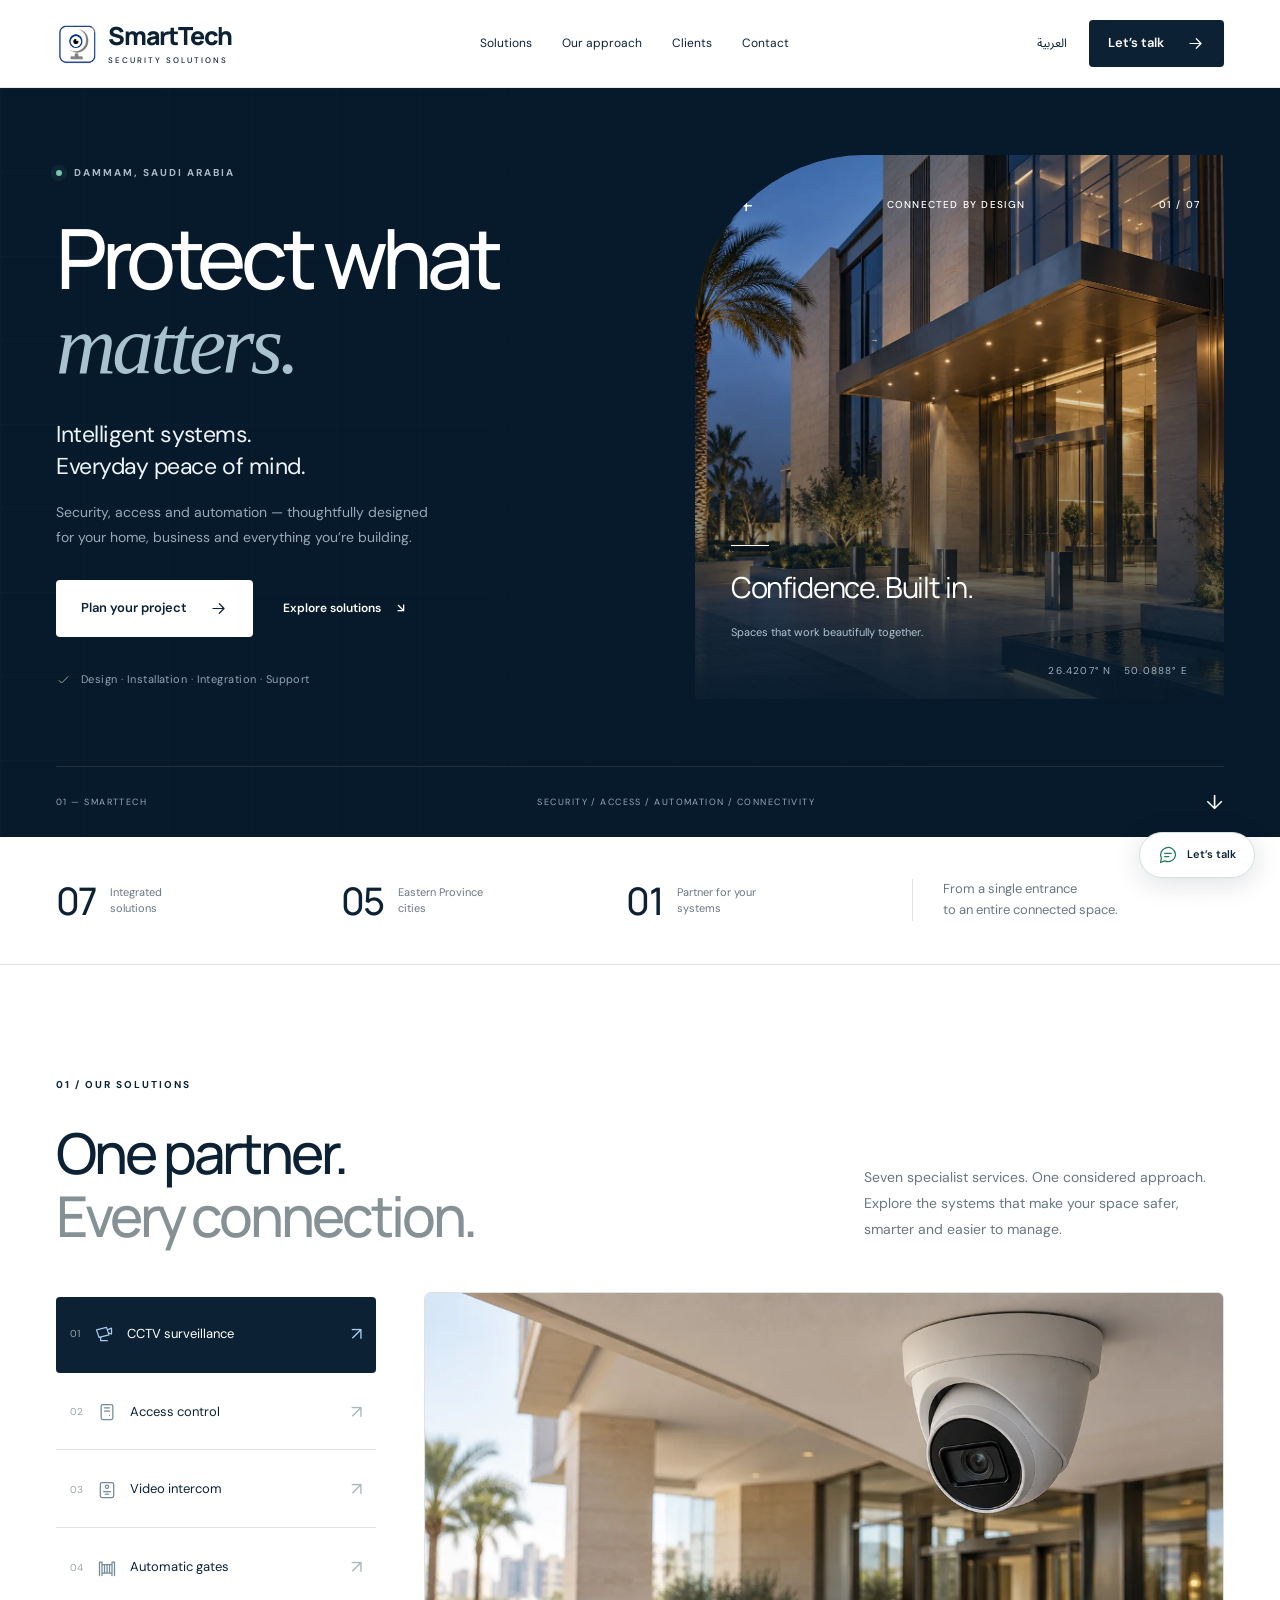
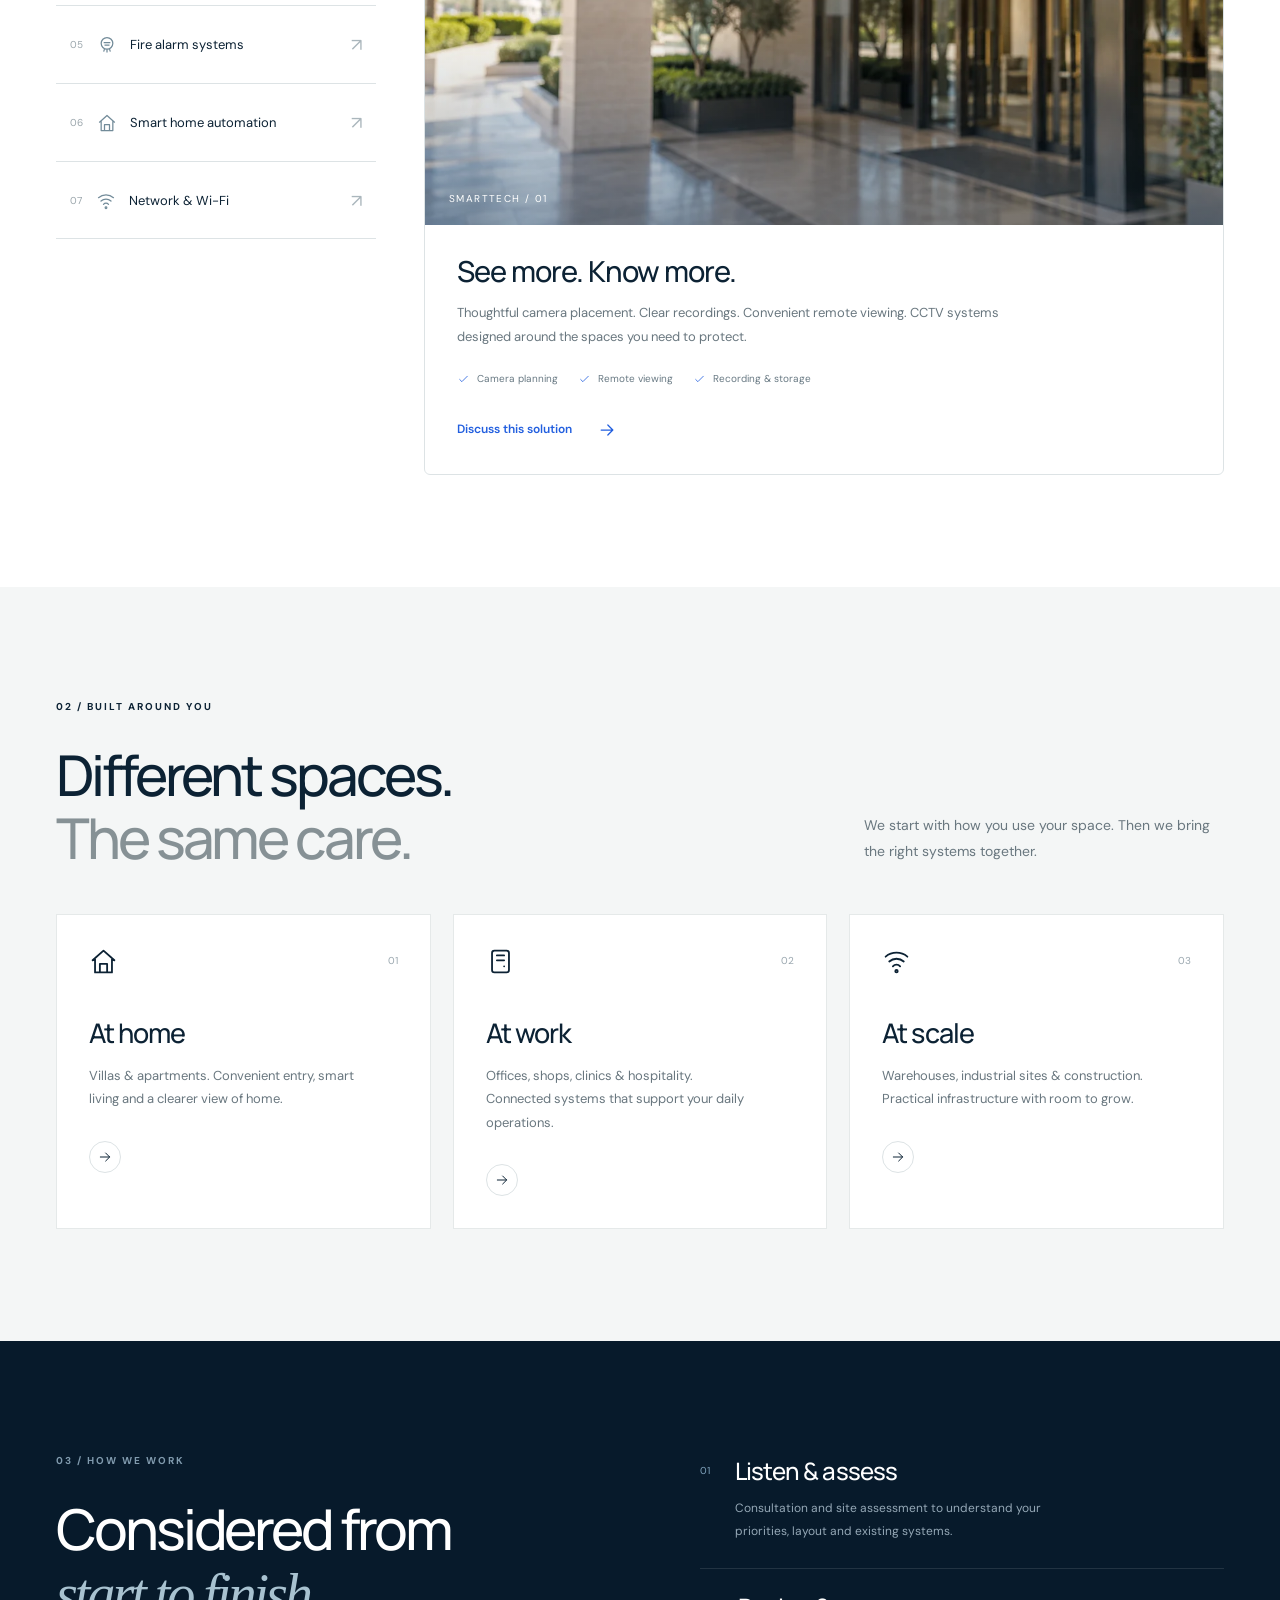
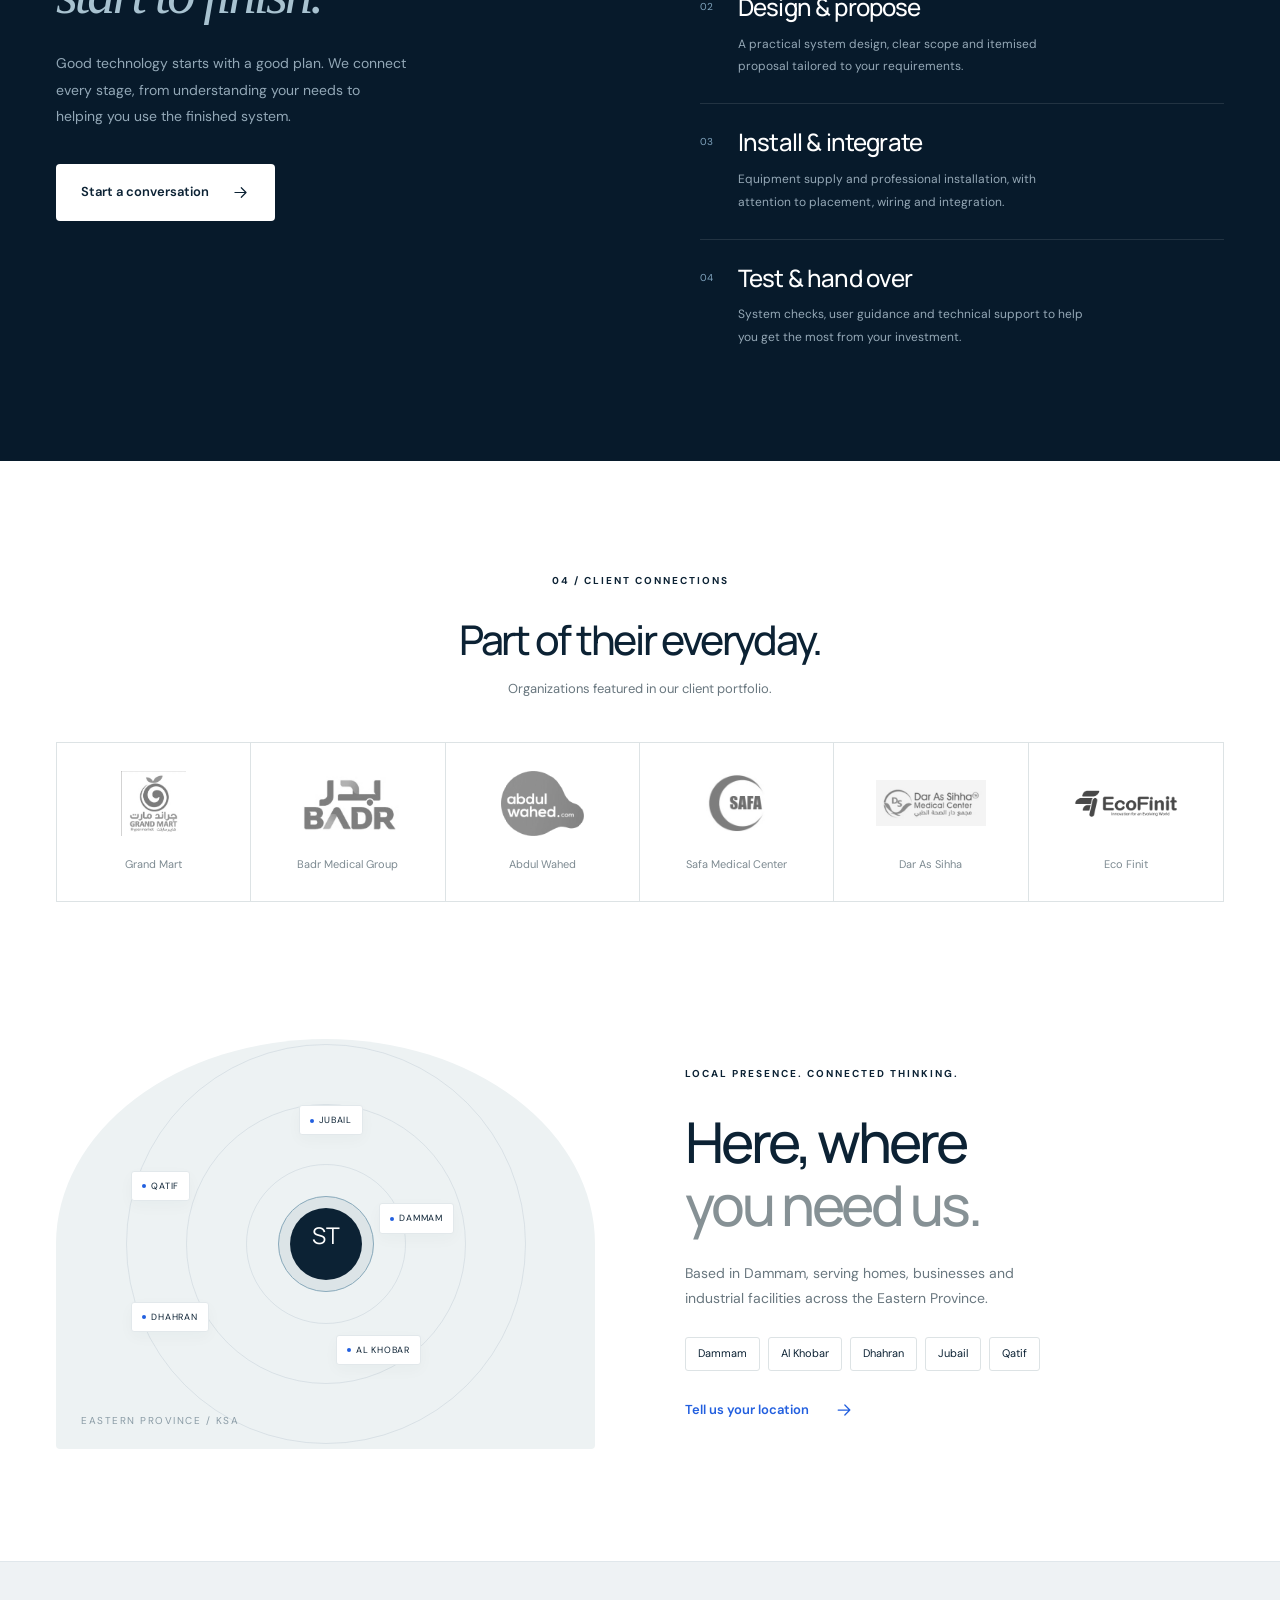
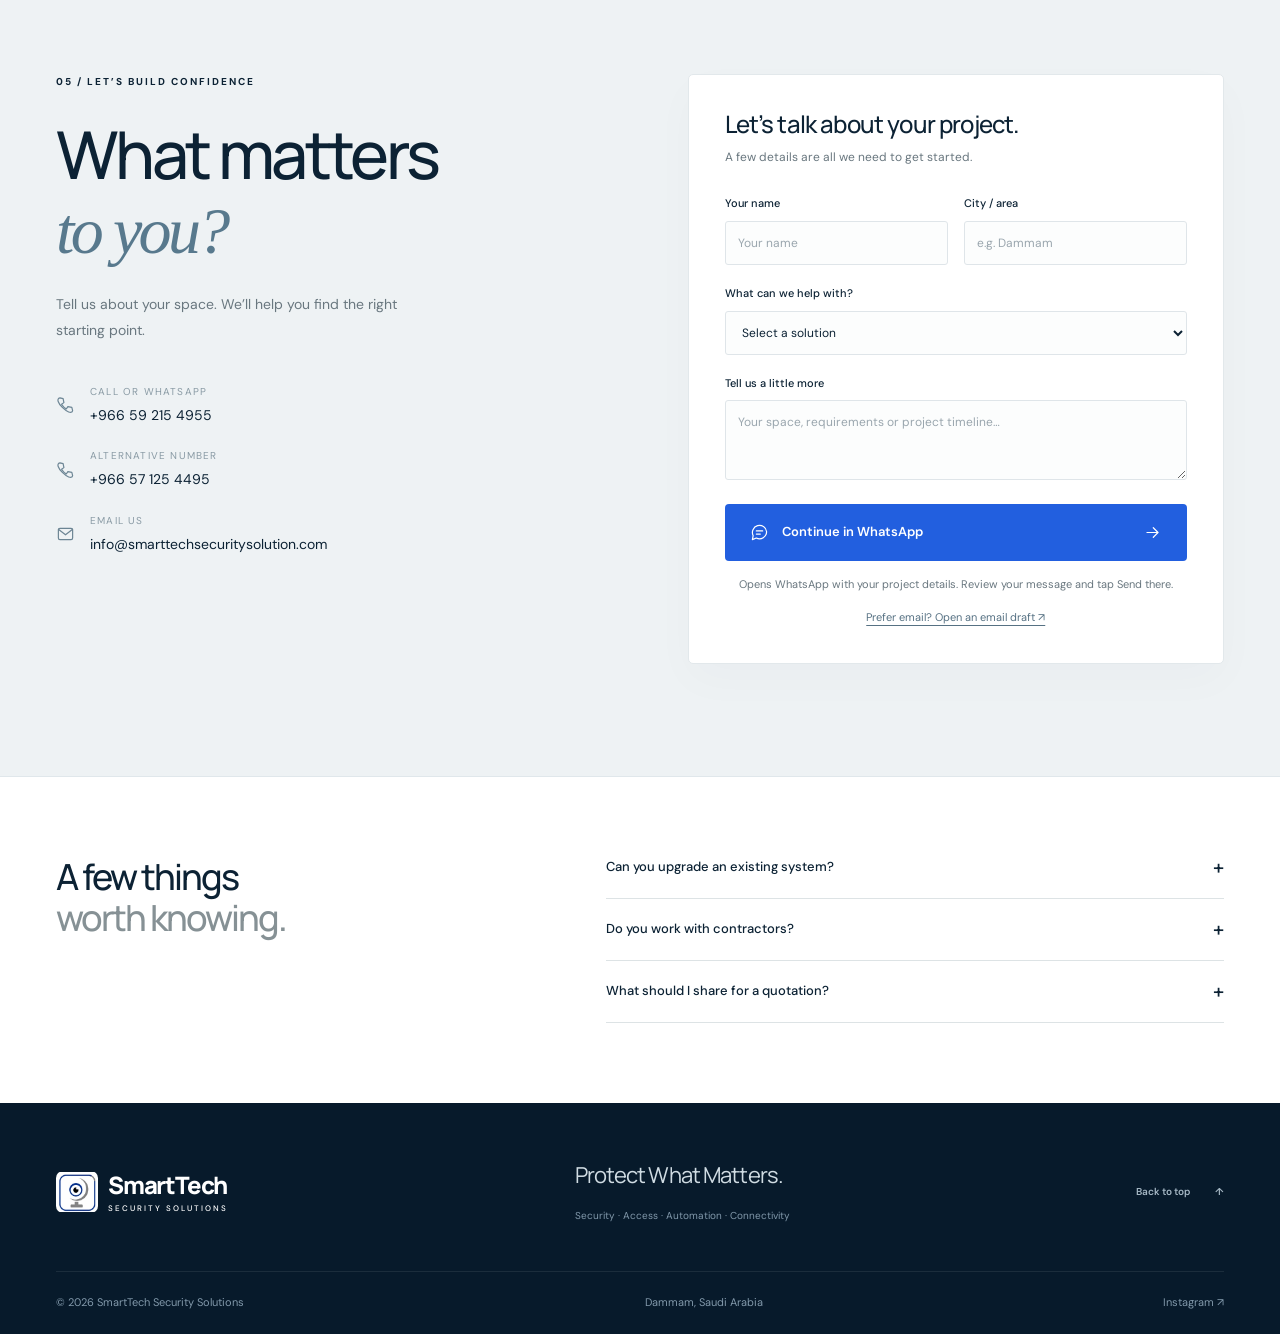
<file: index.html>
<!doctype html>
<html lang="en" dir="ltr">
<head>
<meta charset="utf-8">
<meta name="viewport" content="width=device-width,initial-scale=1">
<meta name="theme-color" content="#071a2b">
<title>SmartTech | Security & Smart Technology in Dammam</title>
<meta name="description" content="CCTV, access control, video intercom, automatic gates, fire alarms, smart homes and Wi-Fi. Serving Dammam, Al Khobar, Dhahran, Jubail and Qatif.">
<link rel="canonical" href="https://smarttechsecuritysolution.com/">
<meta property="og:title" content="SmartTech — Protect What Matters">
<meta property="og:description" content="Security. Access. Automation. Connectivity. Practical solutions for homes, businesses and industry in the Eastern Province.">
<meta property="og:type" content="website">
<meta property="og:url" content="https://smarttechsecuritysolution.com/">
<meta property="og:image" content="https://smarttechsecuritysolution.com/images/services/architecture.webp">
<link rel="icon" href="favicon.png">
<link rel="preconnect" href="https://fonts.googleapis.com">
<link rel="preconnect" href="https://fonts.gstatic.com" crossorigin>
<link href="https://fonts.googleapis.com/css2?family=DM+Sans:wght@400;500;600;700&family=Manrope:wght@400;500;600;700;800&family=Noto+Sans+Arabic:wght@400;500;600;700&display=swap" rel="stylesheet">
<link rel="stylesheet" href="styles.css">
<script src="script.js" defer>
</script>
<script type="application/ld+json">{"@context": "https://schema.org", "@type": "LocalBusiness", "name": "SmartTech Security Solutions", "url": "https://smarttechsecuritysolution.com/", "telephone": "+966592154955", "email": "info@smarttechsecuritysolution.com", "areaServed": ["Dammam", "Al Khobar", "Dhahran", "Jubail", "Qatif"], "address": {"@type": "PostalAddress", "addressLocality": "Dammam", "addressCountry": "SA"}}</script>
<!-- Existing analytics measurement ID retained. -->
<script async src="https://www.googletagmanager.com/gtag/js?id=G-7M422PWZ2C">
</script>
<script>window.dataLayer=window.dataLayer||[];function gtag(){dataLayer.push(arguments)}gtag('js',new Date());gtag('config','G-7M422PWZ2C');</script>
</head>
<body>
<a class="skip" data-en="Skip to content" data-ar="انتقل إلى المحتوى" href="#main">Skip to content</a>
<header class="header">
<div class="wrap nav-row">
<a href="#home" class="brand" aria-label="SmartTech home">
<img src="images/logo/smarttech-logo.webp" alt="" width="42" height="42">
<span>SmartTech<small>
<span class="" data-en="SECURITY SOLUTIONS" data-ar="للحلول الأمنية" >SECURITY SOLUTIONS</span>
</small>
</span>
</a>
<nav id="nav" aria-label="Main navigation">
<a class="" data-en="Solutions" data-ar="حلولنا" href="#solutions">Solutions</a>
<a class="" data-en="Our approach" data-ar="منهجنا" href="#approach">Our approach</a>
<a class="" data-en="Clients" data-ar="العملاء" href="#clients">Clients</a>
<a class="" data-en="Contact" data-ar="تواصل معنا" href="#contact">Contact</a>
</nav>
<div class="nav-actions">
<button class="language" id="language" aria-label="Switch to Arabic">العربية</button>
<a class="button button-small nav-quote" href="#contact">
<span class="" data-en="Let’s talk" data-ar="لنتحدث" >Let’s talk</span>
<svg viewBox="0 0 24 24" fill="none" stroke="currentColor" stroke-width="1.5" stroke-linecap="round" stroke-linejoin="round" aria-hidden="true">
<path d="M5 12h14M13 6l6 6-6 6"/>
</svg>
</a>
<button id="menu" class="menu" aria-controls="nav" aria-expanded="false" aria-label="Open menu">
<span>
</span>
<span>
</span>
</button>
</div>
</div>
</header>
<noscript>
<style>.service-panel[hidden]{display:block!important;margin-top:24px}.service-tabs,.enquiry-form,.language,.menu{display:none!important}.header nav{display:flex;flex-wrap:wrap;font-size:11px;gap:10px}.header{position:relative;height:auto;padding:15px 0}.nav-row{flex-wrap:wrap}</style>
<p style="padding:20px;text-align:center">For project enquiries / للاستفسارات: <a href="https://wa.me/966592154955">WhatsApp +966 59 215 4955</a>
</p>
</noscript>
<main id="main">
<section class="hero" id="home">
<div class="hero-grid">
</div>
<div class="wrap hero-layout">
<div class="hero-copy">
<p class="eyebrow">
<span class="status-dot">
</span>
<span class="" data-en="DAMMAM, SAUDI ARABIA" data-ar="الدمام، المملكة العربية السعودية" >DAMMAM, SAUDI ARABIA</span>
</p>
<h1>
<span class="" data-en="Protect what" data-ar="نحمي ما" >Protect what</span>
<em class="" data-en="matters." data-ar="يهمك." >matters.</em>
</h1>
<p class="hero-subtitle" data-en="Intelligent systems.
Everyday peace of mind." data-ar="أنظمة ذكية.
راحة بال كل يوم." >Intelligent systems.
Everyday peace of mind.</p>
<p class="hero-description" data-en="Security, access and automation — thoughtfully designed for your home, business and everything you’re building." data-ar="حلول الأمن والتحكم بالدخول والأتمتة — مصممة بعناية لمنزلك وأعمالك وكل ما تبنيه." >Security, access and automation — thoughtfully designed for your home, business and everything you’re building.</p>
<div class="hero-actions">
<a href="#contact" class="button button-light">
<span class="" data-en="Plan your project" data-ar="خطط لمشروعك" >Plan your project</span>
<svg viewBox="0 0 24 24" fill="none" stroke="currentColor" stroke-width="1.5" stroke-linecap="round" stroke-linejoin="round" aria-hidden="true">
<path d="M5 12h14M13 6l6 6-6 6"/>
</svg>
</a>
<a href="#solutions" class="text-link">
<span class="" data-en="Explore solutions" data-ar="اكتشف حلولنا" >Explore solutions</span>
<span>↘</span>
</a>
</div>
<div class="hero-note">
<svg viewBox="0 0 24 24" fill="none" stroke="currentColor" stroke-width="1.5" stroke-linecap="round" stroke-linejoin="round" aria-hidden="true">
<path d="m5 12 4 4L19 6"/>
</svg>
<span class="" data-en="Design · Installation · Integration · Support" data-ar="تصميم · تركيب · تكامل · دعم" >Design · Installation · Integration · Support</span>
</div>
</div>
<div class="hero-visual">
<img class="hero-image" src="images/services/architecture.webp" alt="Contemporary Saudi architectural entrance at blue hour" fetchpriority="high" width="1122" height="1402">
<div class="visual-shade">
</div>
<div class="visual-top">
<span class="crosshair">+</span>
<span class="" data-en="CONNECTED BY DESIGN" data-ar="تكامل يبدأ من التصميم" >CONNECTED BY DESIGN</span>
<span>01 / 07</span>
</div>
<div class="image-caption">
<span class="caption-line">
</span>
<p class="" data-en="Confidence. Built in." data-ar="الثقة في كل التفاصيل." >Confidence. Built in.</p>
<small class="" data-en="Spaces that work beautifully together." data-ar="مساحات تعمل معاً بتناغم." >Spaces that work beautifully together.</small>
</div>
<div class="visual-coordinates">26.4207° N &nbsp; 50.0888° E</div>
</div>
</div>
<div class="wrap hero-bottom">
<span class="hero-index">01 — SMARTTECH</span>
<span class="" data-en="SECURITY / ACCESS / AUTOMATION / CONNECTIVITY" data-ar="الأمن / الدخول / الأتمتة / الاتصال" >SECURITY / ACCESS / AUTOMATION / CONNECTIVITY</span>
<a href="#solutions" aria-label="Explore solutions">↓</a>
</div>
</section>
<section class="facts">
<div class="wrap facts-row">
<div>
<strong>07</strong>
<span class="" data-en="Integrated solutions" data-ar="حلول متكاملة" >Integrated solutions</span>
</div>
<div>
<strong>05</strong>
<span class="" data-en="Eastern Province cities" data-ar="مدن في المنطقة الشرقية" >Eastern Province cities</span>
</div>
<div>
<strong>01</strong>
<span class="" data-en="Partner for your systems" data-ar="شريك لأنظمتك" >Partner for your systems</span>
</div>
<p class="" data-en="From a single entrance
to an entire connected space." data-ar="من مدخل واحد
إلى مساحة متصلة بالكامل." >From a single entrance
to an entire connected space.</p>
</div>
</section>
<section class="section solutions" id="solutions">
<span id="services" class="anchor-alias">
</span>
<div class="wrap">
<div class="section-head reveal">
<div>
<p class="eyebrow">
<span class="" data-en="01 / OUR SOLUTIONS" data-ar="٠١ / حلولنا" >01 / OUR SOLUTIONS</span>
</p>
<h2>
<span class="" data-en="One partner." data-ar="شريك واحد." >One partner.</span>
<br>
<span class="muted" data-en="Every connection." data-ar="لكل اتصال." >Every connection.</span>
</h2>
</div>
<p class="section-intro" data-en="Seven specialist services. One considered approach. Explore the systems that make your space safer, smarter and easier to manage." data-ar="سبع خدمات متخصصة بمنهج متكامل. اكتشف الأنظمة التي تجعل مساحتك أكثر أماناً وذكاءً وأسهل إدارة." >Seven specialist services. One considered approach. Explore the systems that make your space safer, smarter and easier to manage.</p>
</div>
<div class="solution-layout reveal">
<div class="service-tabs" role="tablist" aria-label="Security solutions" aria-orientation="vertical">
<button id="tab-cctv" role="tab" class="service-tab" aria-selected="true" aria-controls="panel-cctv" tabindex="0" data-service="cctv">
<span class="tab-number">01</span>
<svg viewBox="0 0 24 24" fill="none" stroke="currentColor" stroke-width="1.5" stroke-linecap="round" stroke-linejoin="round" aria-hidden="true">
<path d="m3 7 12-3 3 9-12 3zM16 7l5-2v7l-3-1M8 16v4h8"/>
</svg>
<span class="" data-en="CCTV surveillance" data-ar="كاميرات المراقبة" >CCTV surveillance</span>
<span class="tab-arrow">↗</span>
</button>
<button id="tab-access" role="tab" class="service-tab" aria-selected="false" aria-controls="panel-access" tabindex="-1" data-service="access">
<span class="tab-number">02</span>
<svg viewBox="0 0 24 24" fill="none" stroke="currentColor" stroke-width="1.5" stroke-linecap="round" stroke-linejoin="round" aria-hidden="true">
<rect x="5" y="3" width="14" height="18" rx="2"/>
<path d="M9 7h6M9 11h6M15 16h.01"/>
</svg>
<span class="" data-en="Access control" data-ar="التحكم بالدخول" >Access control</span>
<span class="tab-arrow">↗</span>
</button>
<button id="tab-intercom" role="tab" class="service-tab" aria-selected="false" aria-controls="panel-intercom" tabindex="-1" data-service="intercom">
<span class="tab-number">03</span>
<svg viewBox="0 0 24 24" fill="none" stroke="currentColor" stroke-width="1.5" stroke-linecap="round" stroke-linejoin="round" aria-hidden="true">
<rect x="4" y="3" width="16" height="18" rx="2"/>
<circle cx="12" cy="8" r="2"/>
<path d="M8 14h8M10 17h4"/>
</svg>
<span class="" data-en="Video intercom" data-ar="الإنتركم المرئي" >Video intercom</span>
<span class="tab-arrow">↗</span>
</button>
<button id="tab-gate" role="tab" class="service-tab" aria-selected="false" aria-controls="panel-gate" tabindex="-1" data-service="gate">
<span class="tab-number">04</span>
<svg viewBox="0 0 24 24" fill="none" stroke="currentColor" stroke-width="1.5" stroke-linecap="round" stroke-linejoin="round" aria-hidden="true">
<path d="M3 21V5h3v16M18 21V5h3v16M6 8h12M6 18h12M9 8v10M12 8v10M15 8v10"/>
</svg>
<span class="" data-en="Automatic gates" data-ar="البوابات التلقائية" >Automatic gates</span>
<span class="tab-arrow">↗</span>
</button>
<button id="tab-fire" role="tab" class="service-tab" aria-selected="false" aria-controls="panel-fire" tabindex="-1" data-service="fire">
<span class="tab-number">05</span>
<svg viewBox="0 0 24 24" fill="none" stroke="currentColor" stroke-width="1.5" aria-hidden="true">
<circle cx="12" cy="10" r="7"/>
<path d="M8 9h8M9 12h6M8 20l1-3M16 20l-1-3M12 21v-4"/>
</svg>
<span class="" data-en="Fire alarm systems" data-ar="أنظمة إنذار الحريق" >Fire alarm systems</span>
<span class="tab-arrow">↗</span>
</button>
<button id="tab-home" role="tab" class="service-tab" aria-selected="false" aria-controls="panel-home" tabindex="-1" data-service="home">
<span class="tab-number">06</span>
<svg viewBox="0 0 24 24" fill="none" stroke="currentColor" stroke-width="1.5" stroke-linecap="round" stroke-linejoin="round" aria-hidden="true">
<path d="m3 11 9-8 9 8M5 9v12h14V9M9 21v-7h6v7"/>
</svg>
<span class="" data-en="Smart home automation" data-ar="أتمتة المنزل الذكي" >Smart home automation</span>
<span class="tab-arrow">↗</span>
</button>
<button id="tab-network" role="tab" class="service-tab" aria-selected="false" aria-controls="panel-network" tabindex="-1" data-service="network">
<span class="tab-number">07</span>
<svg viewBox="0 0 24 24" fill="none" stroke="currentColor" stroke-width="1.5" stroke-linecap="round" stroke-linejoin="round" aria-hidden="true">
<path d="M3 8a14 14 0 0 1 18 0M6 12a9 9 0 0 1 12 0M9 16a4 4 0 0 1 6 0"/>
<circle cx="12" cy="20" r="1"/>
</svg>
<span class="" data-en="Network &amp; Wi-Fi" data-ar="الشبكات والواي فاي" >Network &amp; Wi-Fi</span>
<span class="tab-arrow">↗</span>
</button>
</div>
<div class="service-panels">
<article role="tabpanel" id="panel-cctv" aria-labelledby="tab-cctv" tabindex="0" class="service-panel" >
<div class="service-photo">
<img src="images/services/cctv.webp" alt="CCTV surveillance" loading="lazy" width="1200" height="800">
<span class="photo-label">SMARTTECH / 01</span>
</div>
<div class="service-copy">
<h3 class="" data-en="See more. Know more." data-ar="رؤية أوضح. معرفة أكبر." >See more. Know more.</h3>
<p class="" data-en="Thoughtful camera placement. Clear recordings. Convenient remote viewing. CCTV systems designed around the spaces you need to protect." data-ar="توزيع مدروس للكاميرات وتسجيلات واضحة ومتابعة عن بُعد. أنظمة مراقبة مصممة وفق المساحات التي تحتاج إلى حمايتها." >Thoughtful camera placement. Clear recordings. Convenient remote viewing. CCTV systems designed around the spaces you need to protect.</p>
<ul class="benefits">
<li>
<svg viewBox="0 0 24 24" fill="none" stroke="currentColor" stroke-width="1.5" stroke-linecap="round" stroke-linejoin="round" aria-hidden="true">
<path d="m5 12 4 4L19 6"/>
</svg>
<span class="" data-en="Camera planning" data-ar="تخطيط الكاميرات" >Camera planning</span>
</li>
<li>
<svg viewBox="0 0 24 24" fill="none" stroke="currentColor" stroke-width="1.5" stroke-linecap="round" stroke-linejoin="round" aria-hidden="true">
<path d="m5 12 4 4L19 6"/>
</svg>
<span class="" data-en="Remote viewing" data-ar="المشاهدة عن بُعد" >Remote viewing</span>
</li>
<li>
<svg viewBox="0 0 24 24" fill="none" stroke="currentColor" stroke-width="1.5" stroke-linecap="round" stroke-linejoin="round" aria-hidden="true">
<path d="m5 12 4 4L19 6"/>
</svg>
<span class="" data-en="Recording &amp; storage" data-ar="التسجيل والتخزين" >Recording &amp; storage</span>
</li>
</ul>
<a href="#contact" class="text-link service-enquire" data-value="cctv">
<span class="" data-en="Discuss this solution" data-ar="ناقش هذا الحل معنا" >Discuss this solution</span>
<svg viewBox="0 0 24 24" fill="none" stroke="currentColor" stroke-width="1.5" stroke-linecap="round" stroke-linejoin="round" aria-hidden="true">
<path d="M5 12h14M13 6l6 6-6 6"/>
</svg>
</a>
</div>
</article>
<article role="tabpanel" id="panel-access" aria-labelledby="tab-access" tabindex="0" class="service-panel" hidden>
<div class="service-photo">
<img src="images/services/access.webp" alt="Access control" loading="lazy" width="1200" height="800">
<span class="photo-label">SMARTTECH / 02</span>
</div>
<div class="service-copy">
<h3 class="" data-en="The right access. Every time." data-ar="الدخول المناسب. في كل مرة." >The right access. Every time.</h3>
<p class="" data-en="Manage entry to offices and sensitive spaces with compatible card readers, biometric devices and electronic door locks." data-ar="نظّم الدخول إلى المكاتب والمناطق الحساسة باستخدام قارئات البطاقات وأجهزة البصمة والأقفال الإلكترونية المتوافقة." >Manage entry to offices and sensitive spaces with compatible card readers, biometric devices and electronic door locks.</p>
<ul class="benefits">
<li>
<svg viewBox="0 0 24 24" fill="none" stroke="currentColor" stroke-width="1.5" stroke-linecap="round" stroke-linejoin="round" aria-hidden="true">
<path d="m5 12 4 4L19 6"/>
</svg>
<span class="" data-en="Card &amp; biometric readers" data-ar="قارئات البطاقات والبصمة" >Card &amp; biometric readers</span>
</li>
<li>
<svg viewBox="0 0 24 24" fill="none" stroke="currentColor" stroke-width="1.5" stroke-linecap="round" stroke-linejoin="round" aria-hidden="true">
<path d="m5 12 4 4L19 6"/>
</svg>
<span class="" data-en="Electronic locks" data-ar="أقفال إلكترونية" >Electronic locks</span>
</li>
<li>
<svg viewBox="0 0 24 24" fill="none" stroke="currentColor" stroke-width="1.5" stroke-linecap="round" stroke-linejoin="round" aria-hidden="true">
<path d="m5 12 4 4L19 6"/>
</svg>
<span class="" data-en="Entry management" data-ar="إدارة الدخول" >Entry management</span>
</li>
</ul>
<a href="#contact" class="text-link service-enquire" data-value="access">
<span class="" data-en="Discuss this solution" data-ar="ناقش هذا الحل معنا" >Discuss this solution</span>
<svg viewBox="0 0 24 24" fill="none" stroke="currentColor" stroke-width="1.5" stroke-linecap="round" stroke-linejoin="round" aria-hidden="true">
<path d="M5 12h14M13 6l6 6-6 6"/>
</svg>
</a>
</div>
</article>
<article role="tabpanel" id="panel-intercom" aria-labelledby="tab-intercom" tabindex="0" class="service-panel" hidden>
<div class="service-photo">
<img src="images/services/intercom.webp" alt="Video intercom" loading="lazy" width="1200" height="800">
<span class="photo-label">SMARTTECH / 03</span>
</div>
<div class="service-copy">
<h3 class="" data-en="A welcome, with confidence." data-ar="استقبال بثقة واطمئنان." >A welcome, with confidence.</h3>
<p class="" data-en="See and speak to visitors before opening the door. Connected indoor monitors and entrance stations for homes and businesses." data-ar="شاهد الزوار وتحدث معهم قبل فتح الباب. شاشات داخلية ووحدات خارجية مترابطة للمنازل والشركات." >See and speak to visitors before opening the door. Connected indoor monitors and entrance stations for homes and businesses.</p>
<ul class="benefits">
<li>
<svg viewBox="0 0 24 24" fill="none" stroke="currentColor" stroke-width="1.5" stroke-linecap="round" stroke-linejoin="round" aria-hidden="true">
<path d="m5 12 4 4L19 6"/>
</svg>
<span class="" data-en="Visitor communication" data-ar="التواصل مع الزوار" >Visitor communication</span>
</li>
<li>
<svg viewBox="0 0 24 24" fill="none" stroke="currentColor" stroke-width="1.5" stroke-linecap="round" stroke-linejoin="round" aria-hidden="true">
<path d="m5 12 4 4L19 6"/>
</svg>
<span class="" data-en="Indoor monitors" data-ar="شاشات داخلية" >Indoor monitors</span>
</li>
<li>
<svg viewBox="0 0 24 24" fill="none" stroke="currentColor" stroke-width="1.5" stroke-linecap="round" stroke-linejoin="round" aria-hidden="true">
<path d="m5 12 4 4L19 6"/>
</svg>
<span class="" data-en="Door release integration" data-ar="الربط مع فتح الباب" >Door release integration</span>
</li>
</ul>
<a href="#contact" class="text-link service-enquire" data-value="intercom">
<span class="" data-en="Discuss this solution" data-ar="ناقش هذا الحل معنا" >Discuss this solution</span>
<svg viewBox="0 0 24 24" fill="none" stroke="currentColor" stroke-width="1.5" stroke-linecap="round" stroke-linejoin="round" aria-hidden="true">
<path d="M5 12h14M13 6l6 6-6 6"/>
</svg>
</a>
</div>
</article>
<article role="tabpanel" id="panel-gate" aria-labelledby="tab-gate" tabindex="0" class="service-panel" hidden>
<div class="service-photo">
<img src="images/services/gate.webp" alt="Automatic sliding gate at a modern villa entrance" loading="lazy" width="1200" height="800">
<span class="photo-label">SMARTTECH / 04</span>
</div>
<div class="service-copy">
<h3 class="" data-en="Smart entry. Smooth arrival." data-ar="دخول ذكي. وصول سلس." >Smart entry. Smooth arrival.</h3>
<p class="" data-en="Sliding gates, swing gate automation and parking barriers selected for your entrance, vehicle flow and daily use." data-ar="بوابات منزلقة ومحركات بوابات مفصلية وحواجز مواقف تناسب مدخلك وحركة المركبات واستخدامك اليومي." >Sliding gates, swing gate automation and parking barriers selected for your entrance, vehicle flow and daily use.</p>
<ul class="benefits">
<li>
<svg viewBox="0 0 24 24" fill="none" stroke="currentColor" stroke-width="1.5" stroke-linecap="round" stroke-linejoin="round" aria-hidden="true">
<path d="m5 12 4 4L19 6"/>
</svg>
<span class="" data-en="Sliding &amp; swing gates" data-ar="بوابات منزلقة ومفصلية" >Sliding &amp; swing gates</span>
</li>
<li>
<svg viewBox="0 0 24 24" fill="none" stroke="currentColor" stroke-width="1.5" stroke-linecap="round" stroke-linejoin="round" aria-hidden="true">
<path d="m5 12 4 4L19 6"/>
</svg>
<span class="" data-en="Parking barriers" data-ar="حواجز مواقف" >Parking barriers</span>
</li>
<li>
<svg viewBox="0 0 24 24" fill="none" stroke="currentColor" stroke-width="1.5" stroke-linecap="round" stroke-linejoin="round" aria-hidden="true">
<path d="m5 12 4 4L19 6"/>
</svg>
<span class="" data-en="Access integration" data-ar="تكامل التحكم بالدخول" >Access integration</span>
</li>
</ul>
<a href="#contact" class="text-link service-enquire" data-value="gate">
<span class="" data-en="Discuss this solution" data-ar="ناقش هذا الحل معنا" >Discuss this solution</span>
<svg viewBox="0 0 24 24" fill="none" stroke="currentColor" stroke-width="1.5" stroke-linecap="round" stroke-linejoin="round" aria-hidden="true">
<path d="M5 12h14M13 6l6 6-6 6"/>
</svg>
</a>
</div>
</article>
<article role="tabpanel" id="panel-fire" aria-labelledby="tab-fire" tabindex="0" class="service-panel" hidden>
<div class="service-photo">
<img src="images/services/fire-alarm.webp" alt="Fire alarm systems" loading="lazy" width="1200" height="800">
<span class="photo-label">SMARTTECH / 05</span>
</div>
<div class="service-copy">
<h3 class="" data-en="Early warning. Clear action." data-ar="إنذار مبكر. استجابة واضحة." >Early warning. Clear action.</h3>
<p class="" data-en="Detection and alarm systems with coordinated detectors, control panels and notification devices, planned around your building requirements." data-ar="أنظمة كشف وإنذار تشمل الكواشف ولوحات التحكم وأجهزة التنبيه، وتُخطط وفق متطلبات المبنى." >Detection and alarm systems with coordinated detectors, control panels and notification devices, planned around your building requirements.</p>
<ul class="benefits">
<li>
<svg viewBox="0 0 24 24" fill="none" stroke="currentColor" stroke-width="1.5" stroke-linecap="round" stroke-linejoin="round" aria-hidden="true">
<path d="m5 12 4 4L19 6"/>
</svg>
<span class="" data-en="Smoke &amp; heat detection" data-ar="كشف الدخان والحرارة" >Smoke &amp; heat detection</span>
</li>
<li>
<svg viewBox="0 0 24 24" fill="none" stroke="currentColor" stroke-width="1.5" stroke-linecap="round" stroke-linejoin="round" aria-hidden="true">
<path d="m5 12 4 4L19 6"/>
</svg>
<span class="" data-en="Alarm panels" data-ar="لوحات الإنذار" >Alarm panels</span>
</li>
<li>
<svg viewBox="0 0 24 24" fill="none" stroke="currentColor" stroke-width="1.5" stroke-linecap="round" stroke-linejoin="round" aria-hidden="true">
<path d="m5 12 4 4L19 6"/>
</svg>
<span class="" data-en="Testing &amp; commissioning" data-ar="الاختبار والتشغيل" >Testing &amp; commissioning</span>
</li>
</ul>
<a href="#contact" class="text-link service-enquire" data-value="fire">
<span class="" data-en="Discuss this solution" data-ar="ناقش هذا الحل معنا" >Discuss this solution</span>
<svg viewBox="0 0 24 24" fill="none" stroke="currentColor" stroke-width="1.5" stroke-linecap="round" stroke-linejoin="round" aria-hidden="true">
<path d="M5 12h14M13 6l6 6-6 6"/>
</svg>
</a>
</div>
</article>
<article role="tabpanel" id="panel-home" aria-labelledby="tab-home" tabindex="0" class="service-panel" hidden>
<div class="service-photo">
<img src="images/services/smart-home.webp" alt="Smart home automation" loading="lazy" width="1200" height="800">
<span class="photo-label">SMARTTECH / 06</span>
</div>
<div class="service-copy">
<h3 class="" data-en="Your home. In harmony." data-ar="منزلك بتناغم تام." >Your home. In harmony.</h3>
<p class="" data-en="Bring lighting, climate and curtains together with practical controls and scenes that fit the way you live." data-ar="اجمع الإضاءة والتكييف والستائر في تجربة تحكم سهلة ومشاهد تتناسب مع أسلوب حياتك." >Bring lighting, climate and curtains together with practical controls and scenes that fit the way you live.</p>
<ul class="benefits">
<li>
<svg viewBox="0 0 24 24" fill="none" stroke="currentColor" stroke-width="1.5" stroke-linecap="round" stroke-linejoin="round" aria-hidden="true">
<path d="m5 12 4 4L19 6"/>
</svg>
<span class="" data-en="Lighting scenes" data-ar="مشاهد الإضاءة" >Lighting scenes</span>
</li>
<li>
<svg viewBox="0 0 24 24" fill="none" stroke="currentColor" stroke-width="1.5" stroke-linecap="round" stroke-linejoin="round" aria-hidden="true">
<path d="m5 12 4 4L19 6"/>
</svg>
<span class="" data-en="Curtain control" data-ar="التحكم بالستائر" >Curtain control</span>
</li>
<li>
<svg viewBox="0 0 24 24" fill="none" stroke="currentColor" stroke-width="1.5" stroke-linecap="round" stroke-linejoin="round" aria-hidden="true">
<path d="m5 12 4 4L19 6"/>
</svg>
<span class="" data-en="Connected living" data-ar="منزل متصل" >Connected living</span>
</li>
</ul>
<a href="#contact" class="text-link service-enquire" data-value="home">
<span class="" data-en="Discuss this solution" data-ar="ناقش هذا الحل معنا" >Discuss this solution</span>
<svg viewBox="0 0 24 24" fill="none" stroke="currentColor" stroke-width="1.5" stroke-linecap="round" stroke-linejoin="round" aria-hidden="true">
<path d="M5 12h14M13 6l6 6-6 6"/>
</svg>
</a>
</div>
</article>
<article role="tabpanel" id="panel-network" aria-labelledby="tab-network" tabindex="0" class="service-panel" hidden>
<div class="service-photo">
<img src="images/services/network.webp" alt="Network &amp; Wi-Fi" loading="lazy" width="1200" height="800">
<span class="photo-label">SMARTTECH / 07</span>
</div>
<div class="service-copy">
<h3 class="" data-en="A stronger connection." data-ar="اتصال أكثر موثوقية." >A stronger connection.</h3>
<p class="" data-en="Structured cabling, switching and wireless coverage provide a reliable foundation for your people and connected systems." data-ar="تمديدات شبكية منظمة ومبدلات وتغطية لاسلكية لتوفير أساس موثوق لأعمالك وأنظمتك المتصلة." >Structured cabling, switching and wireless coverage provide a reliable foundation for your people and connected systems.</p>
<ul class="benefits">
<li>
<svg viewBox="0 0 24 24" fill="none" stroke="currentColor" stroke-width="1.5" stroke-linecap="round" stroke-linejoin="round" aria-hidden="true">
<path d="m5 12 4 4L19 6"/>
</svg>
<span class="" data-en="Structured cabling" data-ar="تمديدات منظمة" >Structured cabling</span>
</li>
<li>
<svg viewBox="0 0 24 24" fill="none" stroke="currentColor" stroke-width="1.5" stroke-linecap="round" stroke-linejoin="round" aria-hidden="true">
<path d="m5 12 4 4L19 6"/>
</svg>
<span class="" data-en="Wi-Fi coverage" data-ar="تغطية واي فاي" >Wi-Fi coverage</span>
</li>
<li>
<svg viewBox="0 0 24 24" fill="none" stroke="currentColor" stroke-width="1.5" stroke-linecap="round" stroke-linejoin="round" aria-hidden="true">
<path d="m5 12 4 4L19 6"/>
</svg>
<span class="" data-en="Network equipment" data-ar="معدات الشبكات" >Network equipment</span>
</li>
</ul>
<a href="#contact" class="text-link service-enquire" data-value="network">
<span class="" data-en="Discuss this solution" data-ar="ناقش هذا الحل معنا" >Discuss this solution</span>
<svg viewBox="0 0 24 24" fill="none" stroke="currentColor" stroke-width="1.5" stroke-linecap="round" stroke-linejoin="round" aria-hidden="true">
<path d="M5 12h14M13 6l6 6-6 6"/>
</svg>
</a>
</div>
</article>
</div>
</div>
</div>
</section>
<section class="section spaces" id="industries">
<div class="wrap">
<div class="section-head reveal">
<div>
<p class="eyebrow">
<span class="" data-en="02 / BUILT AROUND YOU" data-ar="٠٢ / مصممة حول احتياجاتك" >02 / BUILT AROUND YOU</span>
</p>
<h2>
<span class="" data-en="Different spaces." data-ar="مساحات مختلفة." >Different spaces.</span>
<br>
<span class="muted" data-en="The same care." data-ar="العناية ذاتها." >The same care.</span>
</h2>
</div>
<p class="section-intro" data-en="We start with how you use your space. Then we bring the right systems together." data-ar="نبدأ بفهم طريقة استخدامك للمكان، ثم نجمع الأنظمة المناسبة لتعمل معاً." >We start with how you use your space. Then we bring the right systems together.</p>
</div>
<div class="space-grid">
<article class="space-card reveal">
<div class="space-top">
<svg viewBox="0 0 24 24" fill="none" stroke="currentColor" stroke-width="1.5" stroke-linecap="round" stroke-linejoin="round" aria-hidden="true">
<path d="m3 11 9-8 9 8M5 9v12h14V9M9 21v-7h6v7"/>
</svg>
<span>01</span>
</div>
<h3 class="" data-en="At home" data-ar="في المنزل" >At home</h3>
<p class="" data-en="Villas &amp; apartments. Convenient entry, smart living and a clearer view of home." data-ar="الفلل والشقق. دخول مريح وحياة ذكية ورؤية أوضح لما يجري في منزلك." >Villas &amp; apartments. Convenient entry, smart living and a clearer view of home.</p>
<a href="#contact" class="circle-link" aria-label="Discuss your space">
<svg viewBox="0 0 24 24" fill="none" stroke="currentColor" stroke-width="1.5" stroke-linecap="round" stroke-linejoin="round" aria-hidden="true">
<path d="M5 12h14M13 6l6 6-6 6"/>
</svg>
</a>
</article>
<article class="space-card reveal">
<div class="space-top">
<svg viewBox="0 0 24 24" fill="none" stroke="currentColor" stroke-width="1.5" stroke-linecap="round" stroke-linejoin="round" aria-hidden="true">
<rect x="5" y="3" width="14" height="18" rx="2"/>
<path d="M9 7h6M9 11h6M15 16h.01"/>
</svg>
<span>02</span>
</div>
<h3 class="" data-en="At work" data-ar="في العمل" >At work</h3>
<p class="" data-en="Offices, shops, clinics &amp; hospitality. Connected systems that support your daily operations." data-ar="المكاتب والمتاجر والعيادات والضيافة. أنظمة متصلة تدعم أعمالك اليومية." >Offices, shops, clinics &amp; hospitality. Connected systems that support your daily operations.</p>
<a href="#contact" class="circle-link" aria-label="Discuss your space">
<svg viewBox="0 0 24 24" fill="none" stroke="currentColor" stroke-width="1.5" stroke-linecap="round" stroke-linejoin="round" aria-hidden="true">
<path d="M5 12h14M13 6l6 6-6 6"/>
</svg>
</a>
</article>
<article class="space-card reveal">
<div class="space-top">
<svg viewBox="0 0 24 24" fill="none" stroke="currentColor" stroke-width="1.5" stroke-linecap="round" stroke-linejoin="round" aria-hidden="true">
<path d="M3 8a14 14 0 0 1 18 0M6 12a9 9 0 0 1 12 0M9 16a4 4 0 0 1 6 0"/>
<circle cx="12" cy="20" r="1"/>
</svg>
<span>03</span>
</div>
<h3 class="" data-en="At scale" data-ar="في المنشآت" >At scale</h3>
<p class="" data-en="Warehouses, industrial sites &amp; construction. Practical infrastructure with room to grow." data-ar="المستودعات والمواقع الصناعية والإنشاءات. بنية عملية قابلة للتوسع." >Warehouses, industrial sites &amp; construction. Practical infrastructure with room to grow.</p>
<a href="#contact" class="circle-link" aria-label="Discuss your space">
<svg viewBox="0 0 24 24" fill="none" stroke="currentColor" stroke-width="1.5" stroke-linecap="round" stroke-linejoin="round" aria-hidden="true">
<path d="M5 12h14M13 6l6 6-6 6"/>
</svg>
</a>
</article>
</div>
</div>
</section>
<section class="section approach" id="approach">
<span id="why" class="anchor-alias">
</span>
<div class="wrap approach-layout">
<div class="approach-intro reveal">
<p class="eyebrow">
<span class="" data-en="03 / HOW WE WORK" data-ar="٠٣ / كيف نعمل" >03 / HOW WE WORK</span>
</p>
<h2>
<span class="" data-en="Considered from" data-ar="مدروسة من" >Considered from</span>
<br>
<em class="" data-en="start to finish." data-ar="البداية للنهاية." >start to finish.</em>
</h2>
<p class="" data-en="Good technology starts with a good plan. We connect every stage, from understanding your needs to helping you use the finished system." data-ar="التقنية الجيدة تبدأ بخطة جيدة. نربط كل مرحلة بالأخرى، من فهم احتياجاتك إلى مساعدتك على استخدام النظام بعد اكتماله." >Good technology starts with a good plan. We connect every stage, from understanding your needs to helping you use the finished system.</p>
<a class="button button-light" href="#contact">
<span class="" data-en="Start a conversation" data-ar="ابدأ المحادثة" >Start a conversation</span>
<svg viewBox="0 0 24 24" fill="none" stroke="currentColor" stroke-width="1.5" stroke-linecap="round" stroke-linejoin="round" aria-hidden="true">
<path d="M5 12h14M13 6l6 6-6 6"/>
</svg>
</a>
</div>
<div class="steps">
<article class="step reveal">
<span class="step-num">01</span>
<div>
<h3 class="" data-en="Listen &amp; assess" data-ar="نستمع ونعاين" >Listen &amp; assess</h3>
<p class="" data-en="Consultation and site assessment to understand your priorities, layout and existing systems." data-ar="استشارة ومعاينة لفهم أولوياتك وتوزيع الموقع والأنظمة القائمة." >Consultation and site assessment to understand your priorities, layout and existing systems.</p>
</div>
</article>
<article class="step reveal">
<span class="step-num">02</span>
<div>
<h3 class="" data-en="Design &amp; propose" data-ar="نصمم ونقترح" >Design &amp; propose</h3>
<p class="" data-en="A practical system design, clear scope and itemised proposal tailored to your requirements." data-ar="تصميم عملي ونطاق واضح وعرض تفصيلي يتناسب مع متطلباتك." >A practical system design, clear scope and itemised proposal tailored to your requirements.</p>
</div>
</article>
<article class="step reveal">
<span class="step-num">03</span>
<div>
<h3 class="" data-en="Install &amp; integrate" data-ar="نركب ونربط" >Install &amp; integrate</h3>
<p class="" data-en="Equipment supply and professional installation, with attention to placement, wiring and integration." data-ar="توريد المعدات وتركيبها باهتمام بمواقع الأجهزة والتمديدات والتكامل." >Equipment supply and professional installation, with attention to placement, wiring and integration.</p>
</div>
</article>
<article class="step reveal">
<span class="step-num">04</span>
<div>
<h3 class="" data-en="Test &amp; hand over" data-ar="نختبر ونسلّم" >Test &amp; hand over</h3>
<p class="" data-en="System checks, user guidance and technical support to help you get the most from your investment." data-ar="فحص الأنظمة وإرشاد المستخدم والدعم الفني لتحقيق أقصى استفادة من استثمارك." >System checks, user guidance and technical support to help you get the most from your investment.</p>
</div>
</article>
</div>
</div>
</section>
<section class="section clients" id="clients">
<div class="wrap">
<div class="clients-heading reveal">
<p class="eyebrow">
<span class="" data-en="04 / CLIENT CONNECTIONS" data-ar="٠٤ / عملاؤنا" >04 / CLIENT CONNECTIONS</span>
</p>
<h2>
<span class="" data-en="Part of their everyday." data-ar="جزء من يومهم." >Part of their everyday.</span>
</h2>
<p class="" data-en="Organizations featured in our client portfolio." data-ar="جهات ضمن قائمة عملائنا." >Organizations featured in our client portfolio.</p>
</div>
<div class="client-grid reveal">
<div class="client">
<img src="images/clients-logo/grand-mart.webp" alt="Grand Mart" loading="lazy" width="130" height="70">
<span>Grand Mart</span>
</div>
<div class="client">
<img src="images/clients-logo/badr.webp" alt="Badr Medical Group" loading="lazy" width="130" height="70">
<span>Badr Medical Group</span>
</div>
<div class="client">
<img src="images/clients-logo/abdul-wahid.webp" alt="Abdul Wahed" loading="lazy" width="130" height="70">
<span>Abdul Wahed</span>
</div>
<div class="client">
<img src="images/clients-logo/safa.webp" alt="Safa Medical Center" loading="lazy" width="130" height="70">
<span>Safa Medical Center</span>
</div>
<div class="client">
<img src="images/clients-logo/dar-as-shiha.webp" alt="Dar As Sihha" loading="lazy" width="130" height="70">
<span>Dar As Sihha</span>
</div>
<div class="client">
<img src="images/clients-logo/Ecofinit.webp" alt="Eco Finit" loading="lazy" width="130" height="70">
<span>Eco Finit</span>
</div>
</div>
</div>
</section>
<section class="section coverage">
<div class="wrap coverage-layout">
<div class="coverage-art reveal" aria-hidden="true">
<div class="orbit orbit-one">
</div>
<div class="orbit orbit-two">
</div>
<div class="orbit orbit-three">
</div>
<div class="coverage-center">ST<span>
</span>
</div>
<span class="map-node node-1">DAMMAM</span>
<span class="map-node node-2">AL KHOBAR</span>
<span class="map-node node-3">DHAHRAN</span>
<span class="map-node node-4">JUBAIL</span>
<span class="map-node node-5">QATIF</span>
<span class="coverage-label">EASTERN PROVINCE / KSA</span>
</div>
<div class="reveal">
<p class="eyebrow">
<span class="" data-en="LOCAL PRESENCE. CONNECTED THINKING." data-ar="حضور محلي. فكر متكامل." >LOCAL PRESENCE. CONNECTED THINKING.</span>
</p>
<h2>
<span class="" data-en="Here, where" data-ar="هنا، حيث" >Here, where</span>
<br>
<span class="muted" data-en="you need us." data-ar="تحتاج إلينا." >you need us.</span>
</h2>
<p class="section-intro" data-en="Based in Dammam, serving homes, businesses and industrial facilities across the Eastern Province." data-ar="ننطلق من الدمام لخدمة المنازل والشركات والمنشآت الصناعية في المنطقة الشرقية." >Based in Dammam, serving homes, businesses and industrial facilities across the Eastern Province.</p>
<div class="city-list">
<span class="" data-en="Dammam" data-ar="الدمام" >Dammam</span>
<span class="" data-en="Al Khobar" data-ar="الخبر" >Al Khobar</span>
<span class="" data-en="Dhahran" data-ar="الظهران" >Dhahran</span>
<span class="" data-en="Jubail" data-ar="الجبيل" >Jubail</span>
<span class="" data-en="Qatif" data-ar="القطيف" >Qatif</span>
</div>
<a href="#contact" class="text-link">
<span class="" data-en="Tell us your location" data-ar="أخبرنا بموقعك" >Tell us your location</span>
<svg viewBox="0 0 24 24" fill="none" stroke="currentColor" stroke-width="1.5" stroke-linecap="round" stroke-linejoin="round" aria-hidden="true">
<path d="M5 12h14M13 6l6 6-6 6"/>
</svg>
</a>
</div>
</div>
</section>
<section class="section contact" id="contact">
<span id="quote" class="anchor-alias">
</span>
<div class="wrap contact-layout">
<div class="contact-intro reveal">
<p class="eyebrow">
<span class="" data-en="05 / LET’S BUILD CONFIDENCE" data-ar="٠٥ / لنبنِ الثقة معاً" >05 / LET’S BUILD CONFIDENCE</span>
</p>
<h2>
<span class="" data-en="What matters" data-ar="ما الذي" >What matters</span>
<br>
<em class="" data-en="to you?" data-ar="يهمك؟" >to you?</em>
</h2>
<p class="section-intro" data-en="Tell us about your space. We’ll help you find the right starting point." data-ar="أخبرنا عن مساحتك، وسنساعدك على تحديد نقطة البداية المناسبة." >Tell us about your space. We’ll help you find the right starting point.</p>
<div class="contact-links">
<a href="tel:+966592154955">
<svg viewBox="0 0 24 24" fill="none" stroke="currentColor" stroke-width="1.5" stroke-linecap="round" stroke-linejoin="round" aria-hidden="true">
<path d="m5 3 4 1 1 5-3 2c2 3 3 4 6 6l2-3 5 1 1 4c-1 5-8 1-13-4S0 4 5 3z"/>
</svg>
<span>
<small>
<span class="" data-en="CALL OR WHATSAPP" data-ar="اتصال أو واتساب" >CALL OR WHATSAPP</span>
</small>
<bdi>+966 59 215 4955</bdi>
</span>
</a>
<a href="tel:+966571254495">
<svg viewBox="0 0 24 24" fill="none" stroke="currentColor" stroke-width="1.5" stroke-linecap="round" stroke-linejoin="round" aria-hidden="true">
<path d="m5 3 4 1 1 5-3 2c2 3 3 4 6 6l2-3 5 1 1 4c-1 5-8 1-13-4S0 4 5 3z"/>
</svg>
<span>
<small>
<span class="" data-en="ALTERNATIVE NUMBER" data-ar="رقم إضافي" >ALTERNATIVE NUMBER</span>
</small>
<bdi>+966 57 125 4495</bdi>
</span>
</a>
<a href="mailto:info@smarttechsecuritysolution.com">
<svg viewBox="0 0 24 24" fill="none" stroke="currentColor" stroke-width="1.5" stroke-linecap="round" stroke-linejoin="round" aria-hidden="true">
<rect x="3" y="5" width="18" height="14" rx="2"/>
<path d="m3 6 9 7 9-7"/>
</svg>
<span>
<small>
<span class="" data-en="EMAIL US" data-ar="راسلنا" >EMAIL US</span>
</small>
<bdi>info@smarttechsecuritysolution.com</bdi>
</span>
</a>
</div>
</div>
<form class="enquiry-form reveal" id="enquiry">
<div class="form-heading">
<h3 class="" data-en="Let’s talk about your project." data-ar="لنتحدث عن مشروعك." >Let’s talk about your project.</h3>
<p class="" data-en="A few details are all we need to get started." data-ar="بضع تفاصيل تكفي للبدء." >A few details are all we need to get started.</p>
</div>
<div class="form-grid">
<div>
<label for="name">
<span class="" data-en="Your name" data-ar="اسمك" >Your name</span>
</label>
<input id="name" name="name" autocomplete="name" required maxlength="100" placeholder="Your name" data-placeholder-en="Your name" data-placeholder-ar="اسمك">
</div>
<div>
<label for="city">
<span class="" data-en="City / area" data-ar="المدينة / الحي" >City / area</span>
</label>
<input id="city" name="city" required maxlength="120" autocomplete="address-level2" placeholder="e.g. Dammam" data-placeholder-en="e.g. Dammam" data-placeholder-ar="مثال: الدمام">
</div>
<div class="field-wide">
<label for="service">
<span class="" data-en="What can we help with?" data-ar="كيف يمكننا مساعدتك؟" >What can we help with?</span>
</label>
<select id="service" name="service" required>
<option value="" data-en="Select a solution" data-ar="اختر الحل المناسب">Select a solution</option>
<option class="" data-en="CCTV surveillance" data-ar="كاميرات المراقبة" value="cctv">CCTV surveillance</option>
<option class="" data-en="Access control" data-ar="التحكم بالدخول" value="access">Access control</option>
<option class="" data-en="Video intercom" data-ar="الإنتركم المرئي" value="intercom">Video intercom</option>
<option class="" data-en="Automatic gates" data-ar="البوابات التلقائية" value="gate">Automatic gates</option>
<option class="" data-en="Fire alarm systems" data-ar="أنظمة إنذار الحريق" value="fire">Fire alarm systems</option>
<option class="" data-en="Smart home automation" data-ar="أتمتة المنزل الذكي" value="home">Smart home automation</option>
<option class="" data-en="Network &amp; Wi-Fi" data-ar="الشبكات والواي فاي" value="network">Network &amp; Wi-Fi</option>
<option class="" data-en="Multiple systems / not sure yet" data-ar="أنظمة متعددة / أحتاج إلى استشارة" value="multiple">Multiple systems / not sure yet</option>
</select>
</div>
<div class="field-wide">
<label for="message">
<span class="" data-en="Tell us a little more" data-ar="أخبرنا بالمزيد" >Tell us a little more</span>
</label>
<textarea id="message" name="message" rows="3" maxlength="1500" placeholder="Your space, requirements or project timeline…" data-placeholder-en="Your space, requirements or project timeline…" data-placeholder-ar="نوع الموقع أو احتياجاتك أو موعد المشروع…">
</textarea>
</div>
</div>
<button type="submit" class="button button-blue">
<svg viewBox="0 0 24 24" fill="none" stroke="currentColor" stroke-width="1.5" stroke-linecap="round" stroke-linejoin="round" aria-hidden="true">
<path d="M21 11a9 9 0 0 1-13 8l-5 2 1-5A9 9 0 1 1 21 11z"/>
<path d="M8 10h8M8 14h5"/>
</svg>
<span class="" data-en="Continue in WhatsApp" data-ar="المتابعة عبر واتساب" >Continue in WhatsApp</span>
<svg viewBox="0 0 24 24" fill="none" stroke="currentColor" stroke-width="1.5" stroke-linecap="round" stroke-linejoin="round" aria-hidden="true">
<path d="M5 12h14M13 6l6 6-6 6"/>
</svg>
</button>
<p class="form-note">
<span class="" data-en="Opens WhatsApp with your project details. Review your message and tap Send there." data-ar="يفتح واتساب مع تفاصيل مشروعك. راجع الرسالة ثم اضغط إرسال هناك." >Opens WhatsApp with your project details. Review your message and tap Send there.</span>
</p>
<button type="button" id="email-enquiry" class="email-enquiry">
<span class="" data-en="Prefer email? Open an email draft ↗" data-ar="تفضل البريد الإلكتروني؟ افتح مسودة رسالة ↗" >Prefer email? Open an email draft ↗</span>
</button>
<p class="form-status" id="form-status" role="status">
</p>
</form>
</div>
</section>
<section class="faq-section">
<div class="wrap faq-layout">
<h2>
<span class="" data-en="A few things" data-ar="بعض ما" >A few things</span>
<br>
<span class="muted" data-en="worth knowing." data-ar="يهمك معرفته." >worth knowing.</span>
</h2>
<div class="faqs">
<details>
<summary>
<span class="" data-en="Can you upgrade an existing system?" data-ar="هل يمكن تطوير نظام قائم؟" >Can you upgrade an existing system?</span>
<span>+</span>
</summary>
<p class="" data-en="Yes. We first assess your equipment, wiring and requirements, then recommend compatible upgrades or replacements where needed." data-ar="نعم. نقيّم أولاً الأجهزة والتمديدات والمتطلبات، ثم نقترح التطوير أو الاستبدال المناسب بحسب التوافق والحاجة." >Yes. We first assess your equipment, wiring and requirements, then recommend compatible upgrades or replacements where needed.</p>
</details>
<details>
<summary>
<span class="" data-en="Do you work with contractors?" data-ar="هل تعملون مع المقاولين؟" >Do you work with contractors?</span>
<span>+</span>
</summary>
<p class="" data-en="We welcome project enquiries from general contractors, MEP companies, fit-out teams and facility managers for supply, installation and system integration." data-ar="نرحب باستفسارات المقاولين وشركات الأعمال الكهروميكانيكية وفرق التشطيبات وإدارة المرافق للتوريد والتركيب وتكامل الأنظمة." >We welcome project enquiries from general contractors, MEP companies, fit-out teams and facility managers for supply, installation and system integration.</p>
</details>
<details>
<summary>
<span class="" data-en="What should I share for a quotation?" data-ar="ما المعلومات اللازمة لعرض السعر؟" >What should I share for a quotation?</span>
<span>+</span>
</summary>
<p class="" data-en="Share your location, property type, required services and approximate scope. Plans or site photos can help us understand your needs before an assessment." data-ar="شارك موقعك ونوع العقار والخدمات المطلوبة ونطاق العمل التقريبي. تساعد المخططات أو صور الموقع على فهم احتياجاتك قبل المعاينة." >Share your location, property type, required services and approximate scope. Plans or site photos can help us understand your needs before an assessment.</p>
</details>
</div>
</div>
</section>
</main>
<footer>
<div class="wrap">
<div class="footer-top">
<a href="#home" class="brand" aria-label="SmartTech home">
<img src="images/logo/smarttech-logo.webp" alt="" width="42" height="42">
<span>SmartTech<small>
<span class="" data-en="SECURITY SOLUTIONS" data-ar="للحلول الأمنية" >SECURITY SOLUTIONS</span>
</small>
</span>
</a>
<div>
<p class="" data-en="Protect What Matters." data-ar="نحمي ما يهمك." >Protect What Matters.</p>
<span class="" data-en="Security · Access · Automation · Connectivity" data-ar="الأمن · الدخول · الأتمتة · الاتصال" >Security · Access · Automation · Connectivity</span>
</div>
<a class="text-link" href="#home">
<span class="" data-en="Back to top" data-ar="العودة للأعلى" >Back to top</span>
<span>↑</span>
</a>
</div>
<div class="footer-bottom">
<span>© <span id="year">2026</span> SmartTech Security Solutions</span>
<span class="" data-en="Dammam, Saudi Arabia" data-ar="الدمام، المملكة العربية السعودية" >Dammam, Saudi Arabia</span>
<a href="https://www.instagram.com/smarttechdammam/" target="_blank" rel="noopener noreferrer">Instagram ↗</a>
</div>
</div>
</footer>
<a class="floating-whatsapp" href="https://wa.me/966592154955" target="_blank" rel="noopener noreferrer" aria-label="Chat on WhatsApp">
<svg viewBox="0 0 24 24" fill="none" stroke="currentColor" stroke-width="1.5" stroke-linecap="round" stroke-linejoin="round" aria-hidden="true">
<path d="M21 11a9 9 0 0 1-13 8l-5 2 1-5A9 9 0 1 1 21 11z"/>
<path d="M8 10h8M8 14h5"/>
</svg>
<span class="" data-en="Let’s talk" data-ar="لنتحدث" >Let’s talk</span>
</a>
</body>
</html>
</file>
<file: styles.css>
:root{--ink:#0c2234;--muted:#69777f;--blue:#225fdf;--navy:#071a2b;--paper:#f4f6f6;--line:#dde3e5;--font:'DM Sans',sans-serif;--heading:'Manrope',sans-serif}*{box-sizing:border-box}html{scroll-behavior:smooth;scroll-padding-top:100px}body{margin:0;background:#fff;color:var(--ink);font-family:var(--font);font-size:16px;line-height:1.6}body:has(.header.open){overflow:hidden}a{color:inherit;text-decoration:none}button,input,select,textarea{font:inherit}button,a,input,select,textarea{-webkit-tap-highlight-color:transparent}button{cursor:pointer}button:disabled{cursor:default}button,select{color:inherit}img{max-width:100%;display:block}svg{width:24px;height:24px;flex-shrink:0}button:focus-visible,a:focus-visible,summary:focus-visible,[tabindex]:focus-visible{outline:3px solid #7faaff;outline-offset:5px}input:focus,textarea:focus,select:focus{outline:2px solid var(--blue);outline-offset:3px}.wrap{width:min(1240px,calc(100% - 112px));margin-inline:auto}.section{padding:112px 0}h1,h2,h3,p{margin-top:0}h1,h2,h3{font-family:var(--heading);font-weight:500;letter-spacing:-.055em;line-height:1.12}h2{font-size:clamp(38px,4.4vw,60px);margin-bottom:24px}h3{font-size:29px;letter-spacing:-.035em}em{font-family:Georgia,serif;font-weight:400}p{color:var(--muted)}.muted{color:#869195}.eyebrow{font-size:10px;font-weight:700;letter-spacing:.2em;color:inherit;display:flex;align-items:center;gap:12px;margin-bottom:28px}.button{display:inline-flex;align-items:center;justify-content:center;gap:22px;padding:17px 24px;border:1px solid transparent;background:var(--ink);color:#fff;font-size:13px;font-weight:600;border-radius:4px;transition:background .25s,transform .25s,box-shadow .25s}.button svg{width:19px;height:19px}.button:hover{transform:translateY(-3px);box-shadow:0 8px 25px #001a2b18;background:#174464}.button-light{background:#fff;color:var(--ink)}.button-light:hover{background:#e6efff}.button-blue{background:var(--blue)}.button-blue:hover{background:#194dbe}.button-small{padding:12px 18px}.text-link{display:inline-flex;align-items:center;gap:25px;font-size:13px;font-weight:600}.text-link svg{width:20px}.text-link span:last-child,.text-link svg{transition:transform .25s}.text-link:hover span:last-child,.text-link:hover svg{transform:translateX(4px)}.skip{position:fixed;top:-80px;left:20px;z-index:200;background:#fff;padding:12px 20px}.skip:focus{top:12px}.header{height:88px;background:#fff;position:sticky;top:0;z-index:50;border-bottom:1px solid #e7ecee;transition:box-shadow .3s}.header.scrolled{box-shadow:0 4px 30px #071a2b09}.nav-row{height:100%;display:flex;align-items:center;justify-content:space-between;gap:25px}.brand{display:flex;gap:10px;align-items:center;font-family:var(--heading);font-size:25px;font-weight:800;letter-spacing:-1.2px;line-height:1.15;white-space:nowrap}.brand img{border-radius:7px;width:42px;height:42px;object-fit:contain}.brand small{display:block;font-family:var(--font);font-size:8px;font-weight:500;letter-spacing:2px;margin-top:5px}.header nav{display:flex;gap:30px;align-items:center;font-size:12px}.header nav a{padding:14px 0;position:relative}.header nav a:after{content:'';height:1px;background:var(--blue);position:absolute;inset-inline:0;bottom:8px;transform:scaleX(0);transition:transform .2s}.header nav a:hover:after{transform:scaleX(1)}.nav-actions{display:flex;align-items:center;gap:22px}.language{font-family:'Noto Sans Arabic',sans-serif;font-size:12px;border:0;background:transparent;padding:10px 0}.menu{display:none;border:0;background:none;width:28px;padding:4px 0}.menu span{height:2px;background:var(--ink);display:block;margin:6px 0;transition:transform .2s}.hero{background:var(--navy);color:#fff;position:relative;overflow:hidden}.hero-grid{position:absolute;inset:0;opacity:.11;background-image:linear-gradient(#8496a73b 1px,transparent 1px),linear-gradient(90deg,#8496a73b 1px,transparent 1px);background-size:84px 84px;mask-image:linear-gradient(90deg,#000,transparent)}.hero-layout{display:grid;grid-template-columns:1.1fr 1fr;gap:25px;align-items:center;min-height:650px;padding-block:62px;position:relative}.hero-copy{position:relative;z-index:2;padding-block:15px;padding-inline-end:30px;animation:enter .9s both}.hero .eyebrow{color:#aabcc9;margin-bottom:34px}.status-dot{height:6px;width:6px;border-radius:50%;background:#78c4b0;box-shadow:0 0 0 5px #78c4b012}.hero h1{font-size:clamp(58px,6.5vw,91px);letter-spacing:-.065em;line-height:1.02;margin-bottom:30px}.hero h1 span,.hero h1 em{display:block}.hero h1 em{color:#a8c2d0;letter-spacing:-.045em;margin-top:3px}.hero-subtitle{font-size:23px;line-height:1.4;color:#edf3f6;white-space:pre-line;letter-spacing:-.02em;margin-bottom:18px}.hero-description{font-size:14px;line-height:1.8;color:#97a9b8;max-width:390px;margin-bottom:30px}.hero-actions{display:flex;align-items:center;gap:30px}.hero-actions .text-link{font-size:12px;gap:16px}.hero-note{display:flex;align-items:center;gap:10px;color:#91a4b4;font-size:10px;margin-top:34px;letter-spacing:.04em}.hero-note svg{width:15px;height:15px;color:#94bba9}.hero-visual{height:544px;position:relative;background:#23404f;border-radius:170px 4px 4px 4px;overflow:hidden;margin-inline-start:15px;animation:enter 1.1s .1s both}.hero-image{width:100%;height:100%;object-fit:cover;object-position:50% center;animation:image-settle 1.6s both;filter:saturate(.6)}.visual-shade{position:absolute;inset:0;background:linear-gradient(180deg,#061b2d10 40%,#061b2de6)}.visual-top{position:absolute;inset:30px 24px auto 45px;display:flex;justify-content:space-between;align-items:center;gap:12px;font-size:8px;font-weight:500;letter-spacing:.12em}.crosshair{font-size:25px;font-weight:300}.image-caption{position:absolute;bottom:55px;inset-inline:36px}.caption-line{display:block;width:38px;height:1px;background:#fff;margin-bottom:18px}.image-caption p{font-family:var(--heading);font-size:29px;letter-spacing:-.04em;color:white;margin-bottom:8px}.image-caption small{color:#b2c3d1;font-size:11px}.visual-coordinates{position:absolute;bottom:20px;right:36px;font-size:8px;color:#9bb2c5;letter-spacing:.12em;direction:ltr}.hero-bottom{border-top:1px solid #ffffff1a;padding-block:19px;display:flex;justify-content:space-between;align-items:center;font-size:8px;letter-spacing:.16em;color:#96aabc;position:relative}.hero-bottom a{font-size:20px;color:white}.facts{border-bottom:1px solid var(--line)}.facts-row{display:grid;grid-template-columns:repeat(3,1fr) 1.2fr;align-items:center;padding-block:33px;gap:25px}.facts-row>div{display:flex;align-items:center;gap:15px}.facts strong{font-family:var(--heading);font-size:38px;font-weight:500;letter-spacing:-.05em;color:var(--ink)}.facts-row span{font-size:11px;max-width:100px;line-height:1.5;color:#69777f}.facts p{white-space:pre-line;font-size:13px;line-height:1.6;margin:0;padding-inline-start:30px;border-inline-start:1px solid var(--line)}.section-head{display:flex;justify-content:space-between;align-items:flex-end;gap:60px;margin-bottom:45px}.section-head h2{margin-bottom:0}.section-intro{max-width:360px;font-size:14px;line-height:1.85}.section-head .section-intro{margin-bottom:4px}.solution-layout{display:grid;grid-template-columns:320px 1fr;gap:48px}.service-tabs{display:flex;flex-direction:column;padding-top:5px;gap:2px}.service-tab{display:flex;align-items:center;gap:13px;position:relative;background:transparent;border:0;border-bottom:1px solid var(--line);padding:23px 14px;text-align:start;font-size:13px;transition:background .25s,color .25s;min-height:73px}.service-tab svg{width:20px;height:20px;color:#728b99}.tab-number{font-size:9px;color:#9aa5ab;margin-inline-end:1px;direction:ltr}.tab-arrow{margin-inline-start:auto;font-size:18px;color:#aab6bc}.service-tab[aria-selected=true]{background:var(--ink);color:white;border-radius:4px;border-bottom-color:var(--ink)}.service-tab[aria-selected=true] svg,.service-tab[aria-selected=true] .tab-arrow{color:#a8c8ee}.service-tab:hover:not([aria-selected=true]){background:#f2f5f6}.service-panel{border:1px solid var(--line);border-radius:6px;overflow:hidden;animation:panel-enter .45s both;background:#fff}.service-panel[hidden]{display:none}.service-photo{height:280px;position:relative;background:#e9eef0;overflow:hidden}.service-photo:after{content:'';position:absolute;inset:0;background:linear-gradient(180deg,transparent 60%,#06243a55)}.service-photo img{width:100%;height:100%;object-fit:cover;transition:transform .8s;filter:saturate(.75)}.service-panel:hover .service-photo img{transform:scale(1.035)}.photo-label{position:absolute;bottom:18px;left:24px;z-index:1;font-size:8px;letter-spacing:.14em;color:white;direction:ltr}.service-copy{padding:30px 32px 32px}.service-copy h3{margin-bottom:14px}.service-copy>p{font-size:13px;line-height:1.8;max-width:570px;margin-bottom:23px}.benefits{display:flex;flex-wrap:wrap;gap:12px 20px;list-style:none;padding:0;margin:0 0 28px}.benefits li{display:flex;align-items:center;gap:7px;font-size:10px;color:#687983}.benefits svg{width:13px;height:13px;color:var(--blue)}.service-copy .text-link{color:var(--blue);font-size:12px}.gate-art{height:280px;background:linear-gradient(140deg,#8da8b5,#e5edef);position:relative;overflow:hidden}.gate-wall{position:absolute;bottom:45px;left:0;width:100%;height:110px;background:#bac4c5;box-shadow:0 -5px 0 #ced4d1}.gate-slats{position:absolute;bottom:44px;left:23%;width:58%;height:151px;background:repeating-linear-gradient(90deg,#1a303c 0 7px,#8b9ea755 7px 13px);border:7px solid #243b48;box-shadow:10px 18px 30px #21364440;animation:gate-motion 8s ease-in-out infinite alternate}.gate-post{position:absolute;bottom:44px;width:24px;height:172px;background:#dce0da;box-shadow:4px 5px 10px #12263622;z-index:1}.gate-post.left{left:20%}.gate-post.right{right:16%}.gate-track{position:absolute;bottom:38px;width:100%;height:5px;background:#839ba6}.gate-sun{position:absolute;top:30px;right:10%;width:70px;height:70px;background:#f3f1db88;border-radius:50%;box-shadow:0 0 80px #eff1d8}.spaces{background:var(--paper)}.space-grid{display:grid;grid-template-columns:repeat(3,1fr);gap:22px}.space-card{background:#fff;padding:32px;position:relative;min-height:290px;border:1px solid #e5e9e9;transition:transform .3s,box-shadow .3s}.space-card:hover{transform:translateY(-7px);box-shadow:0 16px 30px #071a2b08}.space-top{display:flex;justify-content:space-between;align-items:center;margin-bottom:42px}.space-top svg{width:29px;height:29px}.space-top span{font-size:10px;color:#99a6ae}.space-card h3{font-size:27px;margin-bottom:16px}.space-card p{font-size:13px;line-height:1.8;margin-bottom:30px;max-width:270px}.circle-link{display:flex;align-items:center;justify-content:center;width:32px;height:32px;border:1px solid var(--line);border-radius:50%;transition:background .2s}.circle-link svg{width:16px;height:16px}.circle-link:hover{background:#e5edff}.approach{background:var(--navy);color:white;position:relative}.approach-layout{display:grid;grid-template-columns:1fr 1fr;gap:120px}.approach .eyebrow{color:#819bae}.approach h2 em{color:#a8c2d0}.approach-intro>p:not(.eyebrow){font-size:14px;line-height:1.9;color:#93a8b7;max-width:350px}.approach .button{margin-top:20px}.steps{padding-top:5px}.step{display:flex;gap:25px;padding:25px 0;border-bottom:1px solid #ffffff1c}.step:first-child{padding-top:0}.step:last-child{border:0;padding-bottom:0}.step-num{font-size:10px;color:#80a4be;padding-top:5px}.step h3{font-size:24px;margin-bottom:12px}.step p{font-size:12px;line-height:1.9;color:#95a8b6;max-width:350px;margin:0}.clients-heading{text-align:center;margin-bottom:42px}.clients-heading .eyebrow{justify-content:center}.clients h2{font-size:41px;margin-bottom:16px}.clients-heading p:last-child{font-size:13px}.client-grid{display:grid;grid-template-columns:repeat(6,1fr);border:1px solid var(--line)}.client{display:flex;flex-direction:column;align-items:center;justify-content:center;padding:28px 16px;gap:20px;border-inline-end:1px solid var(--line)}.client:last-child{border:0}.client img{width:110px;height:65px;object-fit:contain;filter:grayscale(1);opacity:.72;transition:filter .3s,opacity .3s}.client:hover img{filter:grayscale(0);opacity:1}.client span{font-size:9px;text-align:center;color:#7d8a91}.coverage{padding-top:25px}.coverage-layout{display:grid;grid-template-columns:1fr 1fr;gap:90px;align-items:center}.coverage-art{height:410px;background:#edf2f3;position:relative;overflow:hidden;border-radius:50% 50% 4px 4px}.orbit{border:1px solid #859cad33;position:absolute;top:50%;left:50%;transform:translate(-50%,-50%);border-radius:50%;aspect-ratio:1}.orbit-one{width:160px}.orbit-two{width:280px}.orbit-three{width:400px}.coverage-center{position:absolute;top:50%;left:50%;transform:translate(-50%,-50%);width:72px;height:72px;border-radius:50%;background:var(--ink);color:white;font-family:var(--heading);font-size:23px;display:grid;place-items:center;box-shadow:0 0 0 12px #dce4e7}.coverage-center span{position:absolute;inset:-12px;border:1px solid #8babbc;border-radius:50%;animation:ripple 5s ease-out infinite}.map-node{position:absolute;font-size:8px;letter-spacing:.08em;background:white;padding:7px 10px;border:1px solid #e2e8eb;border-radius:3px;box-shadow:0 5px 15px #273e4b08;direction:ltr}.map-node:before{content:'';display:inline-block;width:4px;height:4px;background:var(--blue);border-radius:50%;margin-right:5px;vertical-align:middle}.node-1{left:60%;top:40%}.node-2{left:52%;top:72%}.node-3{left:14%;top:64%}.node-4{left:45%;top:16%}.node-5{left:14%;top:32%}.coverage-label{position:absolute;bottom:20px;left:25px;font-size:8px;letter-spacing:.15em;color:#8a9ba5;direction:ltr}.city-list{display:flex;gap:8px;flex-wrap:wrap;margin:25px 0}.city-list span{padding:7px 12px;border:1px solid var(--line);font-size:11px;border-radius:3px}.coverage .text-link{color:var(--blue)}.contact{background:#eef2f4;border-block:1px solid #e0e7eb}.contact-layout{display:grid;grid-template-columns:1fr 1fr;gap:95px;align-items:start}.contact h2{font-size:66px}.contact h2 em{color:#58798d}.contact-links{margin-top:40px;display:grid;gap:22px}.contact-links>a{display:flex;gap:15px;align-items:center;font-size:14px;width:fit-content;max-width:100%}.contact-links svg{width:19px;color:#6c8594}.contact-links small{display:block;font-size:8px;letter-spacing:.12em;color:#899aa4;margin-bottom:4px}.contact-links bdi{overflow-wrap:anywhere}.enquiry-form{background:white;padding:36px;border:1px solid #e2e8eb;border-radius:5px;box-shadow:0 16px 45px #062b4406}.form-heading h3{font-size:24px;letter-spacing:-.035em;margin-bottom:10px}.form-heading p{font-size:12px;margin-bottom:28px}.form-grid{display:grid;grid-template-columns:1fr 1fr;gap:20px 16px}.field-wide{grid-column:1/-1}.form-grid label{display:block;font-size:11px;font-weight:500;margin-bottom:8px}.form-grid input,.form-grid select,.form-grid textarea{width:100%;min-width:0;display:block;border:1px solid #dfe5e9;border-radius:3px;background:#fcfdfd;padding:12px;font-size:12px;line-height:1.5}.form-grid textarea{resize:vertical}.form-grid input::placeholder,.form-grid textarea::placeholder{color:#9aa6ae}.enquiry-form>.button{width:100%;margin-top:24px;gap:13px}.enquiry-form>.button svg:last-child{margin-inline-start:auto}.form-note{font-size:10px;line-height:1.7;text-align:center;margin:14px 5px}.email-enquiry{display:block;margin:0 auto;border:0;background:transparent;color:#567183;font-size:11px;text-decoration:underline;text-underline-offset:4px}.form-status{font-size:11px;margin:12px 0 0;color:#315c70}.form-status:empty{display:none}.faq-section{padding:80px 0}.faq-layout{display:grid;grid-template-columns:1fr 1.3fr;gap:75px}.faq-layout h2{font-size:36px}.faqs details{border-bottom:1px solid var(--line);padding:20px 0}.faqs details:first-child{padding-top:0}.faqs summary{cursor:pointer;font-size:13px;font-weight:500;display:flex;justify-content:space-between;gap:20px;list-style:none}.faqs summary::-webkit-details-marker{display:none}.faqs summary>span:last-child{font-size:20px;line-height:1;transition:transform .25s}.faqs details[open] summary>span:last-child{transform:rotate(45deg)}.faqs p{font-size:12px;line-height:1.9;margin:15px 20px 0 0}footer{background:var(--navy);color:white;padding-top:55px}.footer-top{display:flex;justify-content:space-between;align-items:center;gap:30px;padding-bottom:45px}.footer-top .brand{font-size:24px}.footer-top>div p{font-family:var(--heading);font-size:22px;letter-spacing:-.04em;color:#d0dce3;margin-bottom:8px}.footer-top>div>span{font-size:10px;color:#8299ab}.footer-top .text-link{font-size:10px;color:#a6b8c5}.footer-bottom{display:flex;justify-content:space-between;gap:20px;border-top:1px solid #ffffff15;padding:22px 0;font-size:9px;color:#8299ab}.floating-whatsapp{position:fixed;bottom:22px;inset-inline-end:25px;display:flex;align-items:center;gap:9px;background:#fff;color:var(--ink);border:1px solid #d3e1dc;border-radius:30px;padding:12px 18px;box-shadow:0 5px 28px #051a2b22;font-size:11px;font-weight:600;z-index:40;transition:transform .25s}.floating-whatsapp svg{color:#207d59;width:20px;height:20px}.floating-whatsapp:hover{transform:translateY(-4px)}.js-ready .reveal{opacity:0;transform:translateY(22px);transition:opacity .65s ease,transform .65s ease}.js-ready .reveal.visible{opacity:1;transform:none}html[dir=rtl]{--font:'Noto Sans Arabic',sans-serif;--heading:'Noto Sans Arabic',sans-serif}html[dir=rtl] h1,html[dir=rtl] h2,html[dir=rtl] h3,html[dir=rtl] .eyebrow,html[dir=rtl] .brand small{letter-spacing:0}html[dir=rtl] h1{line-height:1.45;font-size:clamp(50px,5.5vw,76px)}html[dir=rtl] h2{line-height:1.5}html[dir=rtl] em{font-family:var(--heading);font-style:normal}html[dir=rtl] .brand{font-family:'Manrope',sans-serif;letter-spacing:-1px}html[dir=rtl] .brand small{font-size:10px}html[dir=rtl] .hero h1{margin-bottom:18px}html[dir=rtl] .hero-subtitle{font-size:20px}html[dir=rtl] .hero-visual{border-radius:4px 170px 4px 4px}html[dir=rtl] .hero-note{letter-spacing:0}html[dir=rtl] .button svg:last-child,html[dir=rtl] .text-link svg,html[dir=rtl] .circle-link svg{transform:scaleX(-1)}html[dir=rtl] .hero-bottom{letter-spacing:0}html[dir=rtl] .coverage-art{direction:ltr}html[dir=rtl] .contact-links bdi{direction:ltr;unicode-bidi:isolate}html[dir=rtl] .service-copy h3{font-size:27px;line-height:1.55}html[dir=rtl] .service-tab{font-size:12px}html[dir=rtl] .step h3{line-height:1.5}html[dir=rtl] .form-heading h3{line-height:1.55}
@keyframes enter{from{opacity:0;transform:translateY(20px)}to{opacity:1;transform:none}}@keyframes image-settle{from{transform:scale(1.07)}to{transform:scale(1)}}@keyframes panel-enter{from{opacity:.3;transform:translateY(8px)}to{opacity:1;transform:none}}@keyframes ripple{0%,100%{transform:scale(1);opacity:.3}60%{transform:scale(1.28);opacity:0}}@keyframes gate-motion{0%,20%{transform:translateX(0)}80%,100%{transform:translateX(9%)}}
@media(min-width:1600px){.hero-layout{min-height:730px}.hero-visual{height:585px}}
@media(max-width:1100px){.wrap{width:calc(100% - 64px)}.header nav{gap:19px}.nav-actions{gap:15px}.brand{font-size:22px}.nav-quote{padding:11px 14px;gap:12px}.hero-layout{gap:15px}.hero h1{font-size:68px}.hero-visual{height:535px;margin-inline-start:0}.hero-copy{padding-inline-end:8px}.hero-actions{gap:17px}.hero-actions .button{padding:15px 17px}.hero-actions .text-link{font-size:11px;gap:10px}.solution-layout{grid-template-columns:270px 1fr;gap:30px}.service-tab{font-size:12px;gap:10px;padding-inline:10px}.approach-layout,.contact-layout{gap:65px}.coverage-layout{gap:50px}.enquiry-form{padding:28px}.space-card{padding:27px}.facts-row{gap:18px}.facts-row>div{gap:10px}.client{padding-inline:10px}.client img{width:100px}.visual-top{inset-inline-start:38px;font-size:7px}.hero h1{letter-spacing:-.07em}}
@media(max-width:850px){.wrap{width:calc(100% - 44px)}.header{height:76px}.header nav{display:none}.menu{display:block}.nav-actions{gap:22px}.header.open nav{display:flex;position:fixed;inset:76px 0 0;background:white;flex-direction:column;align-items:flex-start;padding:45px 32px;gap:15px;font-size:27px}.header.open .menu span:first-child{transform:translateY(4px) rotate(45deg)}.header.open .menu span:last-child{transform:translateY(-4px) rotate(-45deg)}.hero-layout{min-height:unset;padding-block:45px;grid-template-columns:1fr 1fr;gap:20px}.hero h1{font-size:53px}.hero-visual{height:490px;border-top-left-radius:120px}.hero-subtitle{font-size:19px}.hero-description{font-size:12px}.hero-actions{flex-direction:column;align-items:flex-start;gap:18px}.hero-note{font-size:8px;margin-top:25px}.hero .eyebrow{font-size:8px;margin-bottom:25px}.visual-top{display:none}.image-caption{inset-inline:24px;bottom:45px}.image-caption p{font-size:24px}.image-caption small{font-size:10px}.hero-bottom{font-size:7px}.facts-row{grid-template-columns:repeat(3,1fr);padding-block:25px}.facts p{display:none}.facts strong{font-size:33px}.facts-row span{font-size:10px}.section{padding:80px 0}.section-head{gap:35px}.section-head .section-intro{font-size:12px;max-width:270px}.solution-layout{grid-template-columns:1fr;gap:25px}.service-tabs{display:grid;grid-template-columns:repeat(4,1fr);gap:6px}.service-tab{padding:13px 10px;border:1px solid var(--line);border-radius:4px;font-size:10px;gap:7px;min-height:58px}.service-tab svg{width:17px}.tab-number,.tab-arrow{display:none}.service-photo,.gate-art{height:320px}.service-copy{padding:28px}.space-grid{gap:12px}.space-card{padding:23px}.space-card h3{font-size:24px}.space-card p{font-size:11px}.space-top{margin-bottom:30px}.approach-layout{gap:45px}.approach h2{font-size:40px}.approach-intro>p:not(.eyebrow){font-size:12px}.step{gap:15px}.step h3{font-size:21px}.step p{font-size:11px}.client-grid{grid-template-columns:repeat(3,1fr)}.client:nth-child(-n+3){border-bottom:1px solid var(--line)}.client:nth-child(3){border-inline-end:0}.coverage-layout{gap:35px}.coverage-art{height:345px}.coverage h2{font-size:38px}.coverage .section-intro{font-size:12px}.coverage .eyebrow{font-size:8px}.map-node{font-size:6px;padding:5px 7px}.node-1{left:58%;top:36%}.contact-layout{gap:35px}.contact h2{font-size:53px}.contact .section-intro{font-size:12px}.contact-links>a{font-size:11px;gap:10px}.enquiry-form{padding:24px}.form-grid{grid-template-columns:1fr}.form-heading h3{font-size:21px}.form-heading p{font-size:11px}.enquiry-form>.button{font-size:11px;padding-inline:15px}.faq-layout{gap:40px}.faq-layout h2{font-size:33px}.footer-top{flex-wrap:wrap}.footer-top>div p{font-size:19px}html[dir=rtl] h1{font-size:45px}html[dir=rtl] .hero-visual{border-top-right-radius:120px}html[dir=rtl] .hero-subtitle{font-size:17px}html[dir=rtl] .service-tab{font-size:10px}html[dir=rtl] .hero-note{font-size:7px}}
@media(max-width:600px){html{scroll-padding-top:84px}.wrap{width:calc(100% - 40px)}.section{padding:64px 0}.header{height:72px}.brand{font-size:22px}.brand img{width:36px;height:36px}.brand small{font-size:7px;letter-spacing:1.7px}.nav-quote{display:none}.language{font-size:11px}.nav-actions{gap:22px}.header.open nav{top:72px}.hero-layout{grid-template-columns:1fr;padding-top:35px;padding-bottom:30px;gap:36px}.hero-copy{padding:0}.hero .eyebrow{margin-bottom:23px;font-size:8px}.hero h1{font-size:clamp(53px,13.5vw,75px);line-height:1.03;margin-bottom:25px}.hero-subtitle{font-size:21px;white-space:normal;max-width:270px}.hero-description{font-size:13px;max-width:330px;line-height:1.85;margin-bottom:24px}.hero-actions{flex-direction:row;align-items:center;gap:22px}.hero-actions .button{font-size:12px;padding:15px 18px;gap:15px}.hero-actions .text-link{font-size:11px}.hero-note{font-size:9px;margin-top:24px}.hero-visual{height:335px;border-top-left-radius:100px}.hero-image{object-position:center 45%}.visual-top{display:flex;inset:24px 20px auto 40px}.image-caption p{font-size:26px}.image-caption{bottom:40px;inset-inline:25px}.visual-coordinates{bottom:16px;right:25px}.hero-bottom{font-size:6px;letter-spacing:.08em;padding-block:14px;gap:20px}.hero-index{display:none}.hero-bottom a{font-size:18px}.facts-row{gap:12px;align-items:start;padding:23px 0}.facts-row>div{flex-direction:column;align-items:flex-start;gap:4px}.facts strong{font-size:31px}.facts-row span{font-size:9px;max-width:90px}.section-head{display:block;margin-bottom:28px}.eyebrow{font-size:8px;margin-bottom:22px}h2{font-size:39px}.section-head .section-intro{margin-top:22px;max-width:330px;font-size:13px}.service-tabs{grid-template-columns:repeat(2,1fr);gap:7px;padding:0}.service-tab{padding:13px 12px;font-size:11px;gap:10px;min-height:53px}.service-tab:last-child{grid-column:1/-1}.service-photo,.gate-art{height:225px}.service-copy{padding:25px 22px}.service-copy h3{font-size:27px}.service-copy>p{font-size:12px}.benefits{gap:11px 14px;flex-direction:column;margin-bottom:24px}.benefits li{font-size:10px}.space-grid{grid-template-columns:1fr;gap:14px}.space-card{min-height:unset;padding:26px}.space-top{margin-bottom:26px}.space-card p{font-size:13px;max-width:280px;margin-bottom:25px}.space-card h3{font-size:29px}.space-card .circle-link{position:absolute;bottom:24px;inset-inline-end:24px}.space-card p{padding-inline-end:30px}.approach-layout{grid-template-columns:1fr;gap:44px}.approach h2{font-size:42px}.approach-intro>p:not(.eyebrow){font-size:13px}.approach .button{margin-top:12px}.step{gap:22px;padding:25px 0}.step h3{font-size:24px}.step p{font-size:12px}.clients h2{font-size:34px}.clients-heading{margin-bottom:30px}.clients-heading p:last-child{font-size:11px}.client-grid{grid-template-columns:repeat(2,1fr)}.client{padding:25px 12px;gap:14px;border-bottom:1px solid var(--line)}.client:nth-child(3){border-inline-end:1px solid var(--line)}.client:nth-child(2n){border-inline-end:0}.client:nth-last-child(-n+2){border-bottom:0}.client img{width:100px;height:58px}.client span{font-size:9px}.coverage-layout{grid-template-columns:1fr;gap:35px}.coverage-art{height:320px;order:2}.coverage h2{font-size:39px}.coverage .section-intro{font-size:13px}.coverage .eyebrow{font-size:8px}.map-node{font-size:8px;padding:6px 10px}.coverage{padding-top:0}.contact-layout{grid-template-columns:1fr;gap:40px}.contact h2{font-size:58px}.contact .section-intro{font-size:13px}.contact-links{gap:20px;margin-top:30px}.contact-links>a{font-size:13px;gap:14px}.enquiry-form{padding:26px 22px}.form-heading h3{font-size:24px}.form-heading p{font-size:12px}.form-grid{gap:18px}.form-grid input,.form-grid select,.form-grid textarea{font-size:16px;padding:12px}.form-grid label{font-size:12px}.form-grid input::placeholder,.form-grid textarea::placeholder{font-size:13px}.enquiry-form>.button{font-size:12px}.faq-section{padding:60px 0}.faq-layout{grid-template-columns:1fr;gap:15px}.faq-layout h2{font-size:36px}.faqs summary{font-size:12px}.faqs p{font-size:12px}footer{padding-top:40px;padding-bottom:55px}.footer-top{display:grid;gap:30px;padding-bottom:30px}.footer-top .brand{font-size:25px}.footer-top>div p{font-size:24px}.footer-bottom{flex-wrap:wrap;font-size:9px;gap:13px}.footer-bottom>span:first-child{width:100%}.floating-whatsapp{inset-inline-end:16px;bottom:16px;padding:12px;border-radius:50%}.floating-whatsapp>span{display:none}.floating-whatsapp svg{width:24px;height:24px}html[dir=rtl] h1{font-size:56px;line-height:1.35}html[dir=rtl] .hero h1{margin-bottom:20px}html[dir=rtl] .hero-subtitle{font-size:20px}html[dir=rtl] .hero-note{font-size:9px}html[dir=rtl] .hero-visual{border-radius:4px 100px 4px 4px}html[dir=rtl] .service-tab{font-size:11px}html[dir=rtl] h2{font-size:38px}html[dir=rtl] .contact h2{font-size:51px}}
@media(prefers-reduced-motion:reduce){html{scroll-behavior:auto}*,*:before,*:after{animation:none!important;transition:none!important}.js-ready .reveal{opacity:1;transform:none}}
.anchor-alias{display:block;position:relative;top:-112px;visibility:hidden}.header .brand img{background:#fff}.form-status a{font-weight:600}.eyebrow,.hero .eyebrow{font-size:10px}.hero-bottom{font-size:9px}.hero-note{font-size:11px}.hero-index{font-size:9px}.tab-number,.photo-label,.visual-top,.visual-coordinates,.coverage-label{font-size:10px}.contact-links small{font-size:10px}.footer-bottom{font-size:11px}.client span{font-size:11px}.form-note{font-size:11px}.map-node{font-size:9px}@media(max-width:600px){.hero-bottom{font-size:8px}.hero-note{font-size:10px}.facts-row span{font-size:10px}.visual-top{font-size:9px}.eyebrow,.hero .eyebrow{font-size:9px}.footer-bottom{font-size:10px}.anchor-alias{top:-64px}}

/* Preserve the complete equipment installation in the new service images. */
.service-photo{height:auto;aspect-ratio:3/2}.service-photo img{height:100%;object-fit:cover;filter:none}.hero-image{filter:none}
</file>
